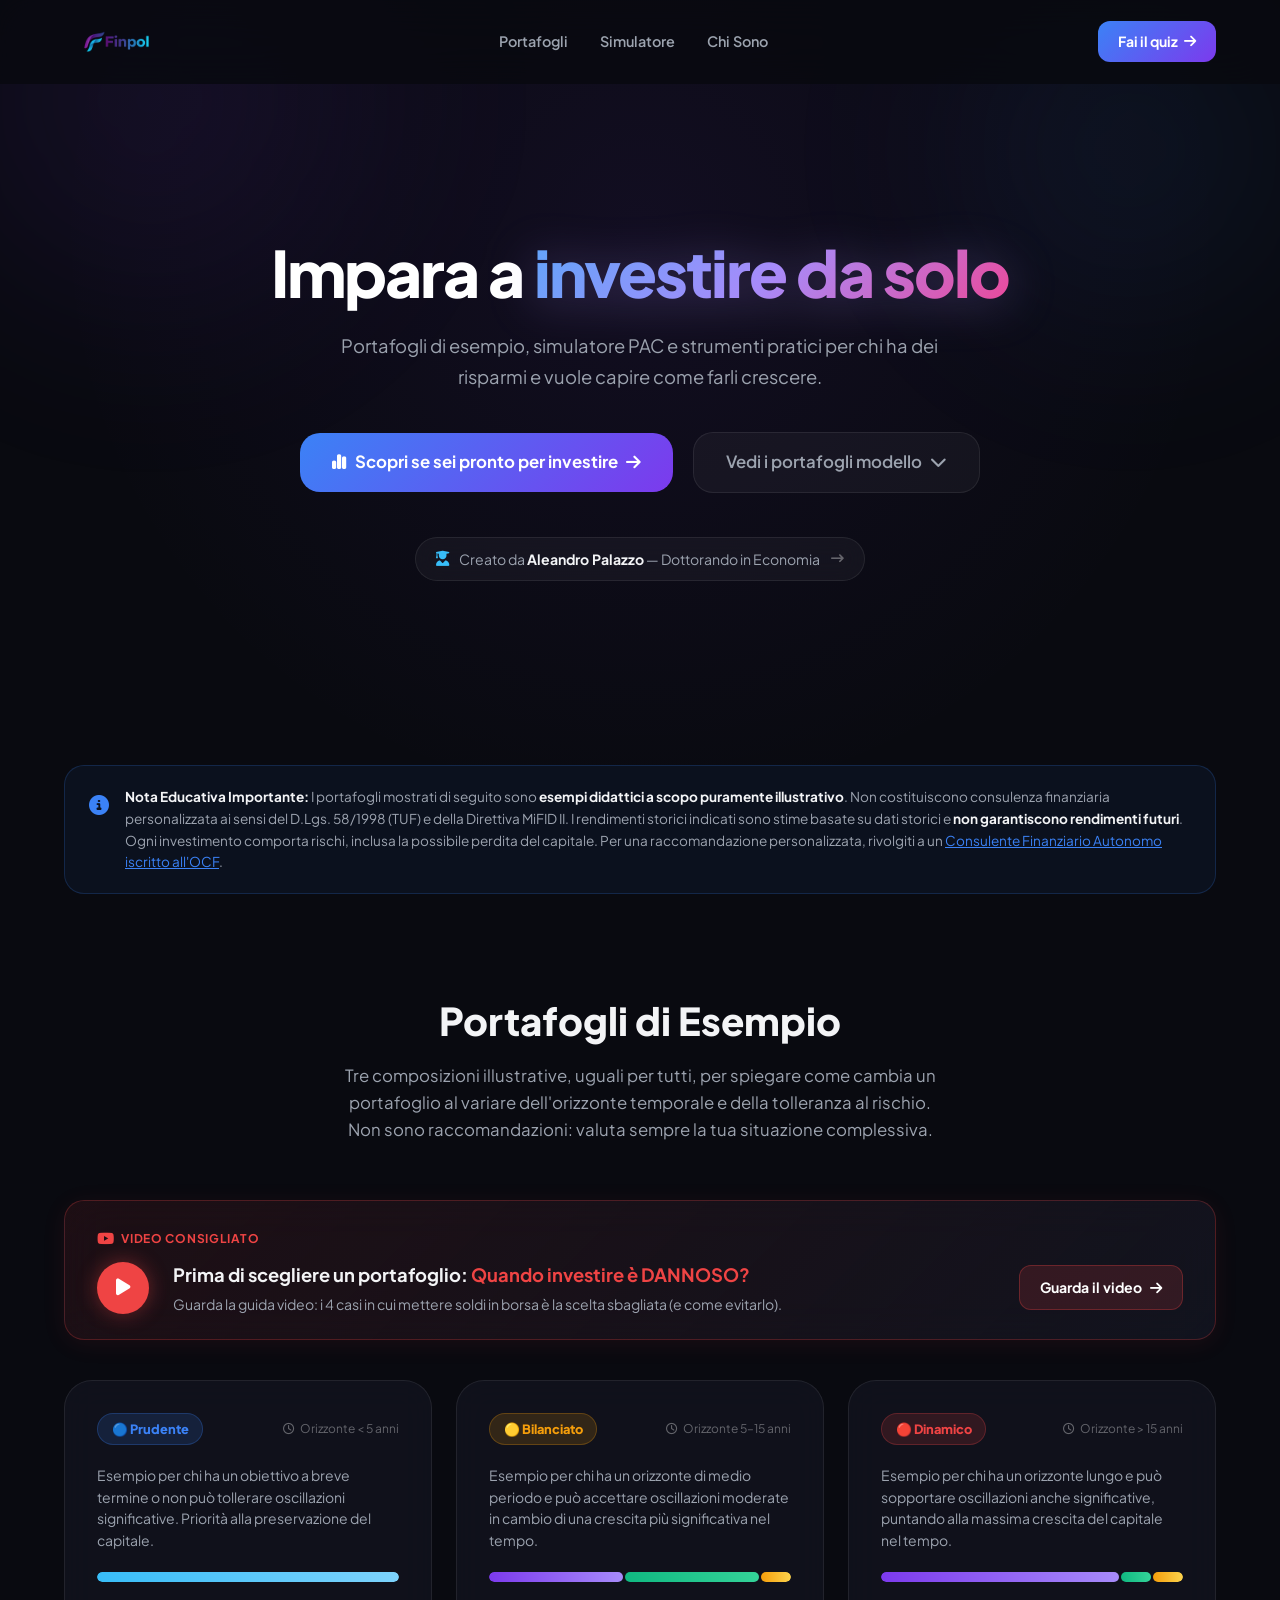
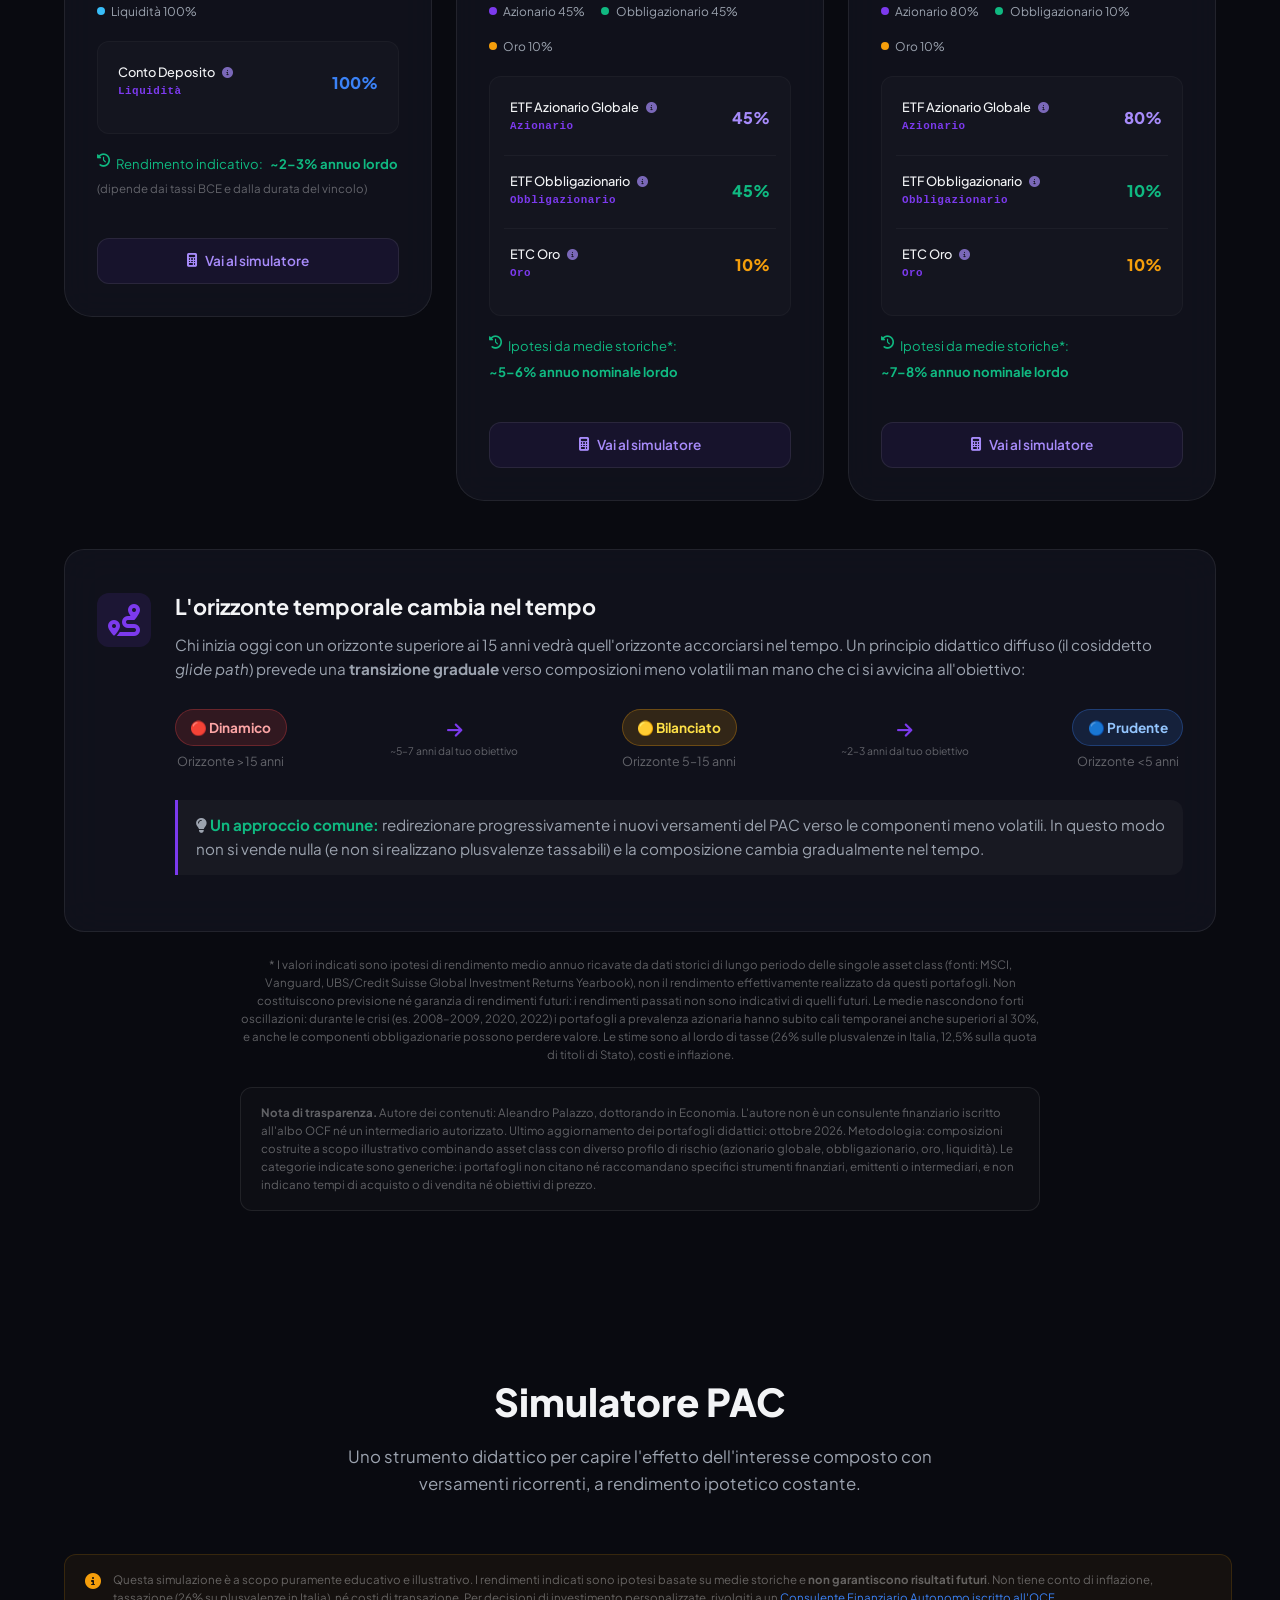
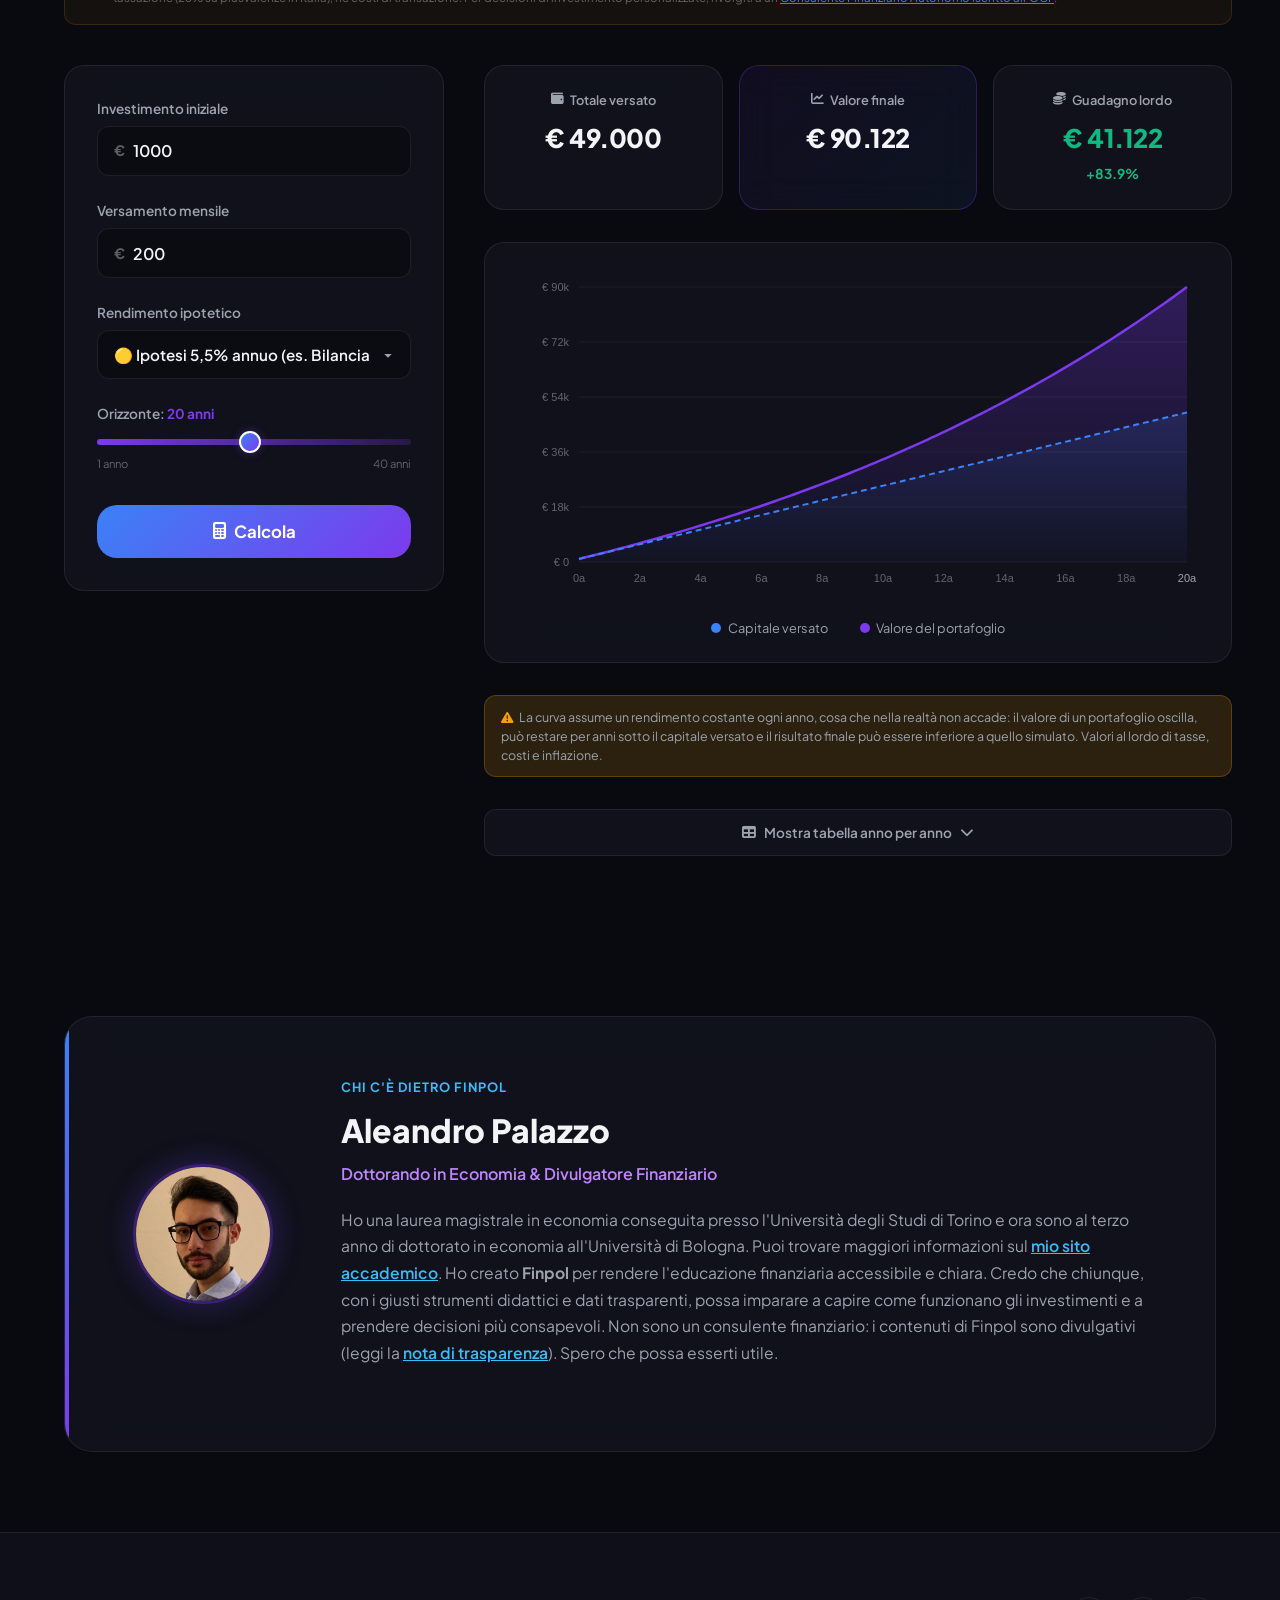
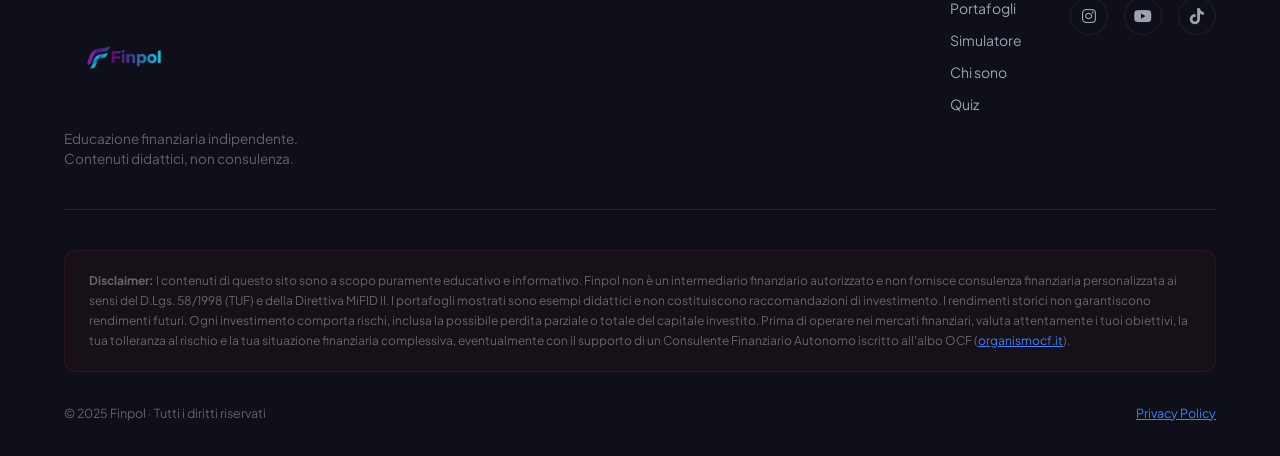
<file: index.html>
<!DOCTYPE html>
<html lang="it">

<head>
    <meta charset="UTF-8">
    <meta name="viewport" content="width=device-width, initial-scale=1.0">
    <link rel="icon" type="image/png" href="logo/logo_render.png">
    <title>Finpol — Impara a Investire in Autonomia</title>
    <meta name="description"
        content="Portafogli didattici, video educativi e strumenti pratici per chi vuole capire come funziona il mondo degli investimenti — senza gergo complicato. Contenuti educativi, non consulenza finanziaria.">
    <meta name="robots" content="index, follow">

    <!-- Open Graph -->
    <meta property="og:title" content="Finpol — Impara a Investire in Autonomia">
    <meta property="og:description"
        content="Portafogli di esempio, video educativi e strumenti pratici. Educazione finanziaria indipendente.">
    <meta property="og:type" content="website">
    <meta property="og:url" content="https://finpol.it">

    <!-- Fonts -->
    <link rel="preconnect" href="https://fonts.googleapis.com">
    <link rel="preconnect" href="https://fonts.gstatic.com" crossorigin>
    <link
        href="https://fonts.googleapis.com/css2?family=Plus+Jakarta+Sans:ital,wght@0,400;0,500;0,600;0,700;0,800;1,400&display=swap"
        rel="stylesheet">

    <!-- Icons -->
    <link rel="stylesheet" href="https://cdnjs.cloudflare.com/ajax/libs/font-awesome/6.5.1/css/all.min.css">

    <link rel="stylesheet" href="sito/style.css?v=6">
</head>

<body>

    <!-- ===========================
         NAVBAR
    =========================== -->
    <nav class="navbar" id="navbar">
        <div class="nav-inner">
            <a href="index.html" class="nav-logo">
                <img src="logo/logo_con_scritta_render.png" alt="Finpol" height="164">
            </a>
            <div class="nav-links" id="navLinks">
                <a href="#portafogli" class="nav-link">Portafogli</a>
                <a href="#simulatore" class="nav-link">Simulatore</a>
                <a href="#chi-sono" class="nav-link">Chi Sono</a>
            </div>
            <div class="nav-actions">
                <a href="quiz/index.html" class="btn-nav" id="nav-cta">Fai il quiz <i
                        class="fa-solid fa-arrow-right"></i></a>
                <button class="hamburger" id="hamburger" aria-label="Apri menu" aria-expanded="false">
                    <i class="fa-solid fa-bars" id="hamburger-icon"></i>
                </button>
            </div>
        </div>
    </nav>

    <!-- ===========================
         HERO
    =========================== -->
    <section class="hero">
        <div class="glow-blob glow-top-left"></div>
        <div class="glow-blob glow-top-right"></div>
        <div class="hero-inner container">
            <div class="hero-content">
                <h1 class="reveal">
                    Impara a <span class="gradient-text">investire da solo</span>
                </h1>
                <p class="hero-sub reveal">
                    Portafogli di esempio, simulatore PAC e strumenti pratici per chi ha dei risparmi e vuole capire
                    come farli crescere.
                </p>
                <div class="hero-ctas reveal">
                    <a href="quiz/index.html" class="btn-primary btn-large" id="hero-quiz-cta">
                        <i class="fa-solid fa-chart-simple"></i> Scopri se sei pronto per investire <i
                            class="fa-solid fa-arrow-right icon-right"></i>
                    </a>
                    <a href="#portafogli" class="btn-ghost btn-large" id="hero-portfolios-link">
                        Vedi i portafogli modello <i class="fa-solid fa-chevron-down"></i>
                    </a>
                </div>
                <a href="#chi-sono" class="hero-author-tag reveal">
                    <i class="fa-solid fa-user-graduate"></i>
                    <span>Creato da <strong>Aleandro Palazzo</strong> — Dottorando in Economia</span>
                    <i class="fa-solid fa-arrow-right-long tag-arrow"></i>
                </a>
            </div>
        </div>
    </section>



    <!-- ===========================
         DISCLAIMER BANNER (obbligatorio prima dei portafogli)
    =========================== -->
    <section class="disclaimer-section" id="portafogli" aria-label="Nota educativa">
        <div class="container">
            <div class="disclaimer-banner reveal">
                <div class="disclaimer-icon"><i class="fa-solid fa-circle-info"></i></div>
                <div class="disclaimer-text-content">
                    <strong>Nota Educativa Importante:</strong> I portafogli mostrati di seguito sono <strong>esempi
                        didattici a scopo puramente illustrativo</strong>. Non costituiscono consulenza finanziaria
                    personalizzata ai sensi del D.Lgs. 58/1998 (TUF) e della Direttiva MiFID II. I rendimenti storici
                    indicati sono stime basate su dati storici e <strong>non garantiscono rendimenti futuri</strong>.
                    Ogni investimento comporta rischi, inclusa la possibile perdita del capitale. Per una
                    raccomandazione personalizzata, rivolgiti a un <a href="https://www.organismocf.it" target="_blank"
                        rel="noopener">Consulente Finanziario Autonomo iscritto all'OCF</a>.
                </div>
            </div>
        </div>
    </section>

    <!-- ===========================
         PORTAFOGLI TIPO
    =========================== -->
    <section class="portfolios" id="portafogli-esempio" aria-label="Portafogli di esempio">
        <div class="container">
            <div class="section-header reveal">
                <h2>Portafogli di Esempio</h2>
                <p>Tre composizioni illustrative, uguali per tutti, per spiegare come cambia un portafoglio al variare
                    dell'orizzonte temporale e della tolleranza al rischio. Non sono raccomandazioni: valuta sempre la
                    tua situazione complessiva.</p>
            </div>

            <!-- YOUTUBE VIDEO BANNER -->
            <a href="https://www.youtube.com/watch?v=IK5a_gfgqzQ" target="_blank" rel="noopener"
                class="yt-banner-card reveal">
                <div class="yt-banner-badge">
                    <i class="fa-brands fa-youtube"></i> Video Consigliato
                </div>
                <div class="yt-banner-content">
                    <div class="yt-banner-icon">
                        <i class="fa-solid fa-play"></i>
                    </div>
                    <div class="yt-banner-text">
                        <h3>Prima di scegliere un portafoglio: <span>Quando investire è DANNOSO?</span></h3>
                        <p>Guarda la guida video: i 4 casi in cui mettere soldi in borsa è la scelta sbagliata (e come
                            evitarlo).</p>
                    </div>
                    <div class="yt-banner-cta">
                        <span>Guarda il video</span>
                        <i class="fa-solid fa-arrow-right"></i>
                    </div>
                </div>
            </a>

            <div class="portfolio-grid">

                <!-- === PRUDENTE === -->
                <div class="portfolio-card card-prudente reveal" id="portafoglio-prudente">
                    <div class="portfolio-header">
                        <div class="portfolio-badge badge-blue">🔵 Prudente</div>
                        <div class="portfolio-horizon">
                            <i class="fa-regular fa-clock"></i> Orizzonte &lt; 5 anni
                        </div>
                    </div>
                    <p class="portfolio-desc">Esempio per chi ha un obiettivo a breve termine o non può tollerare
                        oscillazioni significative. Priorità alla preservazione del capitale.</p>

                    <div class="allocation-bar" role="img" aria-label="Allocazione: Conto deposito 100%">
                        <div class="bar-seg seg-xeon" style="width:100%" title="Conto deposito 100%"></div>
                    </div>
                    <div class="allocation-legend">
                        <span class="leg-item"><span class="leg-dot dot-xeon"></span>Liquidità 100%</span>
                    </div>

                    <div class="etf-table">
                        <div class="etf-row-wrapper">
                            <div class="etf-row">
                                <div class="etf-info">
                                    <span class="etf-name">Conto Deposito <i
                                            class="fa-solid fa-circle-info etf-info-icon"></i></span>
                                    <span class="etf-ticker">Liquidità</span>
                                </div>
                                <div class="etf-pct pct-blue">100%</div>
                            </div>
                            <div class="etf-desc-drawer">
                                <p><strong>Conto Deposito:</strong> Un conto bancario dove "parcheggiare" i risparmi
                                    ricevendo un interesse. Può essere <em>libero</em> (prelevi quando vuoi) o
                                    <em>vincolato</em> (le somme restano bloccate fino alla scadenza in cambio di un
                                    tasso più alto). Il valore non oscilla come in Borsa e i depositi sono tutelati dal
                                    Fondo Interbancario di Tutela dei Depositi fino a 100.000 € per depositante e per
                                    banca. Gli interessi sono tassati al 26% ed è dovuta l'imposta di bollo (in genere
                                    0,20% annuo).</p>
                            </div>
                        </div>
                    </div>

                    <div class="portfolio-return">
                        <i class="fa-solid fa-clock-rotate-left"></i>
                        Rendimento indicativo: <strong>~2–3% annuo lordo</strong>
                        <span class="return-note">(dipende dai tassi BCE e dalla durata del vincolo)</span>
                    </div>
                    <a href="#simulatore" class="btn-pac-sim" data-profile="2.5">
                        <i class="fa-solid fa-calculator"></i> Vai al simulatore
                    </a>
                </div>

                <!-- === BILANCIATO === -->
                <div class="portfolio-card card-bilanciato reveal" id="portafoglio-bilanciato">
                    <div class="portfolio-header">
                        <div class="portfolio-badge badge-yellow">🟡 Bilanciato</div>
                        <div class="portfolio-horizon">
                            <i class="fa-regular fa-clock"></i> Orizzonte 5–15 anni
                        </div>
                    </div>
                    <p class="portfolio-desc">Esempio per chi ha un orizzonte di medio periodo e può accettare
                        oscillazioni moderate in cambio di una crescita più significativa nel tempo.</p>

                    <div class="allocation-bar" role="img" aria-label="Allocazione: Azionario 45%, Obbligazionario 45%, Oro 10%">
                        <div class="bar-seg seg-vwce" style="width:45%" title="Azionario 45%"></div>
                        <div class="bar-seg seg-ibci" style="width:45%" title="Obbligazionario 45%"></div>
                        <div class="bar-seg seg-sgln" style="width:10%" title="Oro 10%"></div>
                    </div>
                    <div class="allocation-legend">
                        <span class="leg-item"><span class="leg-dot dot-vwce"></span>Azionario 45%</span>
                        <span class="leg-item"><span class="leg-dot dot-ibci"></span>Obbligazionario 45%</span>
                        <span class="leg-item"><span class="leg-dot dot-sgln"></span>Oro 10%</span>
                    </div>

                    <div class="etf-table">
                        <div class="etf-row-wrapper">
                            <div class="etf-row">
                                <div class="etf-info">
                                    <span class="etf-name">ETF Azionario Globale <i
                                            class="fa-solid fa-circle-info etf-info-icon"></i></span>
                                    <span class="etf-ticker">Azionario</span>
                                </div>
                                <div class="etf-pct pct-violet">45%</div>
                            </div>
                            <div class="etf-desc-drawer">
                                <p><strong>ETF Azionario Globale:</strong> ETF che replica un indice azionario mondiale,
                                    composto da migliaia di aziende di grande e media capitalizzazione di tutti i paesi
                                    e settori. È la componente orientata alla crescita nel lungo periodo, ma anche la più
                                    volatile: nelle fasi di crisi l'azionario globale ha perso temporaneamente anche più
                                    del 30%.</p>
                            </div>
                        </div>
                        <div class="etf-row-wrapper">
                            <div class="etf-row">
                                <div class="etf-info">
                                    <span class="etf-name">ETF Obbligazionario <i
                                            class="fa-solid fa-circle-info etf-info-icon"></i></span>
                                    <span class="etf-ticker">Obbligazionario</span>
                                </div>
                                <div class="etf-pct pct-green">45%</div>
                            </div>
                            <div class="etf-desc-drawer">
                                <p><strong>ETF Obbligazionario:</strong> ETF che investe in un paniere di obbligazioni,
                                    ad esempio titoli di Stato dell'area euro (anche indicizzati all'inflazione).
                                    Storicamente meno volatile dell'azionario e utile a diversificare, ma non privo di
                                    rischio: con il forte rialzo dei tassi del 2022 molti ETF obbligazionari hanno
                                    registrato perdite significative.</p>
                            </div>
                        </div>
                        <div class="etf-row-wrapper">
                            <div class="etf-row">
                                <div class="etf-info">
                                    <span class="etf-name">ETC Oro <i
                                            class="fa-solid fa-circle-info etf-info-icon"></i></span>
                                    <span class="etf-ticker">Oro</span>
                                </div>
                                <div class="etf-pct pct-gold">10%</div>
                            </div>
                            <div class="etf-desc-drawer">
                                <p><strong>ETC Oro:</strong> Strumento che replica il prezzo dell'oro; le versioni a
                                    replica fisica sono coperte da lingotti custoditi in caveau. In alcune fasi di crisi
                                    o di stagflazione l'oro si è mosso diversamente da azioni e obbligazioni, ma il suo
                                    prezzo è volatile e ha attraversato anche lunghi periodi di calo.</p>
                            </div>
                        </div>
                    </div>

                    <div class="portfolio-return">
                        <i class="fa-solid fa-clock-rotate-left"></i>
                        Ipotesi da medie storiche*: <strong>~5–6% annuo nominale lordo</strong>
                    </div>
                    <a href="#simulatore" class="btn-pac-sim" data-profile="5.5">
                        <i class="fa-solid fa-calculator"></i> Vai al simulatore
                    </a>
                </div>

                <!-- === DINAMICO === -->
                <div class="portfolio-card card-dinamico reveal" id="portafoglio-dinamico">
                    <div class="portfolio-header">
                        <div class="portfolio-badge badge-red">🔴 Dinamico</div>
                        <div class="portfolio-horizon">
                            <i class="fa-regular fa-clock"></i> Orizzonte &gt; 15 anni
                        </div>
                    </div>
                    <p class="portfolio-desc">Esempio per chi ha un orizzonte lungo e può sopportare oscillazioni anche
                        significative, puntando alla massima crescita del capitale nel tempo.</p>

                    <div class="allocation-bar" role="img" aria-label="Allocazione: Azionario 80%, Obbligazionario 10%, Oro 10%">
                        <div class="bar-seg seg-vwce" style="width:80%" title="Azionario 80%"></div>
                        <div class="bar-seg seg-ibci" style="width:10%" title="Obbligazionario 10%"></div>
                        <div class="bar-seg seg-sgln" style="width:10%" title="Oro 10%"></div>
                    </div>
                    <div class="allocation-legend">
                        <span class="leg-item"><span class="leg-dot dot-vwce"></span>Azionario 80%</span>
                        <span class="leg-item"><span class="leg-dot dot-ibci"></span>Obbligazionario 10%</span>
                        <span class="leg-item"><span class="leg-dot dot-sgln"></span>Oro 10%</span>
                    </div>

                    <div class="etf-table">
                        <div class="etf-row-wrapper">
                            <div class="etf-row">
                                <div class="etf-info">
                                    <span class="etf-name">ETF Azionario Globale <i
                                            class="fa-solid fa-circle-info etf-info-icon"></i></span>
                                    <span class="etf-ticker">Azionario</span>
                                </div>
                                <div class="etf-pct pct-violet">80%</div>
                            </div>
                            <div class="etf-desc-drawer">
                                <p><strong>ETF Azionario Globale:</strong> ETF che replica un indice azionario mondiale,
                                    composto da migliaia di aziende di grande e media capitalizzazione di tutti i paesi
                                    e settori. È la componente orientata alla crescita nel lungo periodo, ma anche la più
                                    volatile: nelle fasi di crisi l'azionario globale ha perso temporaneamente anche più
                                    del 30%.</p>
                            </div>
                        </div>
                        <div class="etf-row-wrapper">
                            <div class="etf-row">
                                <div class="etf-info">
                                    <span class="etf-name">ETF Obbligazionario <i
                                            class="fa-solid fa-circle-info etf-info-icon"></i></span>
                                    <span class="etf-ticker">Obbligazionario</span>
                                </div>
                                <div class="etf-pct pct-green">10%</div>
                            </div>
                            <div class="etf-desc-drawer">
                                <p><strong>ETF Obbligazionario:</strong> ETF che investe in un paniere di obbligazioni,
                                    ad esempio titoli di Stato dell'area euro (anche indicizzati all'inflazione).
                                    Storicamente meno volatile dell'azionario e utile a diversificare, ma non privo di
                                    rischio: con il forte rialzo dei tassi del 2022 molti ETF obbligazionari hanno
                                    registrato perdite significative.</p>
                            </div>
                        </div>
                        <div class="etf-row-wrapper">
                            <div class="etf-row">
                                <div class="etf-info">
                                    <span class="etf-name">ETC Oro <i
                                            class="fa-solid fa-circle-info etf-info-icon"></i></span>
                                    <span class="etf-ticker">Oro</span>
                                </div>
                                <div class="etf-pct pct-gold">10%</div>
                            </div>
                            <div class="etf-desc-drawer">
                                <p><strong>ETC Oro:</strong> Strumento che replica il prezzo dell'oro; le versioni a
                                    replica fisica sono coperte da lingotti custoditi in caveau. In alcune fasi di crisi
                                    o di stagflazione l'oro si è mosso diversamente da azioni e obbligazioni, ma il suo
                                    prezzo è volatile e ha attraversato anche lunghi periodi di calo.</p>
                            </div>
                        </div>
                    </div>

                    <div class="portfolio-return">
                        <i class="fa-solid fa-clock-rotate-left"></i>
                        Ipotesi da medie storiche*: <strong>~7–8% annuo nominale lordo</strong>
                    </div>
                    <a href="#simulatore" class="btn-pac-sim" data-profile="7.5">
                        <i class="fa-solid fa-calculator"></i> Vai al simulatore
                    </a>
                </div>

            </div><!-- /portfolio-grid -->

            <!-- GLIDE PATH CARD -->
            <div class="glide-path-card reveal" id="glide-path">
                <div class="glide-icon"><i class="fa-solid fa-route"></i></div>
                <div class="glide-content">
                    <h3>L'orizzonte temporale cambia nel tempo</h3>
                    <p>Chi inizia oggi con un orizzonte superiore ai 15 anni vedrà quell'orizzonte accorciarsi nel
                        tempo. Un principio didattico diffuso (il cosiddetto <em>glide path</em>) prevede una
                        <strong>transizione graduale</strong> verso composizioni meno volatili man mano che ci si
                        avvicina all'obiettivo:</p>
                    <div class="glide-flow">
                        <div class="glide-step">
                            <span class="gs-badge red">🔴 Dinamico</span>
                            <span class="gs-desc">Orizzonte &gt;15 anni</span>
                        </div>
                        <div class="glide-arrow"><i class="fa-solid fa-arrow-right"></i><span>~5–7 anni dal tuo
                                obiettivo</span>
                        </div>
                        <div class="glide-step">
                            <span class="gs-badge yellow">🟡 Bilanciato</span>
                            <span class="gs-desc">Orizzonte 5–15 anni</span>
                        </div>
                        <div class="glide-arrow"><i class="fa-solid fa-arrow-right"></i><span>~2–3 anni dal tuo
                                obiettivo</span>
                        </div>
                        <div class="glide-step">
                            <span class="gs-badge blue">🔵 Prudente</span>
                            <span class="gs-desc">Orizzonte &lt;5 anni</span>
                        </div>
                    </div>
                    <p class="glide-tip"><i class="fa-solid fa-lightbulb"></i> <strong>Un approccio
                            comune:</strong> redirezionare progressivamente i nuovi versamenti del PAC verso le
                        componenti meno volatili. In questo modo non si vende nulla (e non si realizzano plusvalenze
                        tassabili) e la composizione cambia gradualmente nel tempo.</p>
                </div>
            </div>

            <p class="return-disclaimer">
                * I valori indicati sono ipotesi di rendimento medio annuo ricavate da dati storici di lungo periodo
                delle singole asset class (fonti: MSCI, Vanguard, UBS/Credit Suisse Global Investment Returns
                Yearbook), non il rendimento effettivamente realizzato da questi portafogli. Non costituiscono
                previsione né garanzia di rendimenti futuri: i rendimenti passati non sono indicativi di quelli futuri.
                Le medie nascondono forti oscillazioni: durante le crisi (es. 2008–2009, 2020, 2022) i portafogli a
                prevalenza azionaria hanno subito cali temporanei anche superiori al 30%, e anche le componenti
                obbligazionarie possono perdere valore. Le stime sono al lordo di tasse (26% sulle plusvalenze in
                Italia, 12,5% sulla quota di titoli di Stato), costi e inflazione.
            </p>

            <div class="return-disclaimer disclosure-box" id="trasparenza">
                <p><strong>Nota di trasparenza.</strong> Autore dei contenuti: Aleandro Palazzo,
                    dottorando in Economia. L'autore non è un consulente finanziario iscritto all'albo OCF né un
                    intermediario autorizzato. Ultimo aggiornamento dei portafogli didattici: ottobre 2026.
                    Metodologia: composizioni costruite a scopo illustrativo combinando asset class con diverso profilo
                    di rischio (azionario globale, obbligazionario, oro, liquidità). Le categorie indicate sono
                    generiche: i portafogli non citano né raccomandano specifici strumenti finanziari, emittenti o
                    intermediari, e non indicano tempi di acquisto o di vendita né obiettivi di prezzo.</p>
            </div>
        </div>
    </section>



    <!-- ===========================
         SIMULATORE PAC
    =========================== -->
    <section class="pac-section" id="simulatore" aria-label="Simulatore PAC">
        <div class="container">
            <div class="section-header reveal">
                <h2>Simulatore PAC</h2>
                <p>Uno strumento didattico per capire l'effetto dell'interesse composto con versamenti ricorrenti,
                    a rendimento ipotetico costante.</p>
            </div>

            <div class="pac-layout reveal">
                <!-- DISCLAIMER -->
                <div class="pac-disclaimer">
                    <i class="fa-solid fa-circle-info"></i>
                    <p>Questa simulazione è a scopo puramente educativo e illustrativo. I rendimenti indicati sono
                        ipotesi basate su medie storiche e <strong>non garantiscono risultati futuri</strong>. Non tiene
                        conto di inflazione, tassazione (26% su plusvalenze in Italia), né costi di transazione. Per
                        decisioni di investimento personalizzate, rivolgiti a un
                        <a href="https://www.organismocf.it" target="_blank" rel="noopener">Consulente Finanziario
                            Autonomo
                            iscritto all'OCF</a>.
                    </p>
                </div>

                <!-- INPUT FORM -->
                <div class="pac-form-card">
                    <div class="pac-input-group">
                        <label for="pac-initial">Investimento iniziale</label>
                        <div class="pac-input-wrap">
                            <span class="pac-input-prefix">€</span>
                            <input type="number" id="pac-initial" value="1000" min="0" step="100">
                        </div>
                    </div>

                    <div class="pac-input-group">
                        <label for="pac-monthly">Versamento mensile</label>
                        <div class="pac-input-wrap">
                            <span class="pac-input-prefix">€</span>
                            <input type="number" id="pac-monthly" value="200" min="0" step="50">
                        </div>
                    </div>

                    <div class="pac-input-group">
                        <label for="pac-profile">Rendimento ipotetico</label>
                        <select id="pac-profile">
                            <option value="2.5">🔵 Ipotesi 2,5% annuo (es. Prudente)</option>
                            <option value="5.5" selected>🟡 Ipotesi 5,5% annuo (es. Bilanciato)</option>
                            <option value="7.5">🔴 Ipotesi 7,5% annuo (es. Dinamico)</option>
                            <option value="custom">⚙️ Personalizzato</option>
                        </select>
                    </div>

                    <div class="pac-input-group pac-custom-rate" id="pac-custom-group" style="display:none;">
                        <label for="pac-custom-rate">Rendimento annuo</label>
                        <div class="pac-input-wrap">
                            <input type="number" id="pac-custom-rate" value="6" min="0" max="30" step="0.5">
                            <span class="pac-input-suffix">%</span>
                        </div>
                    </div>

                    <div class="pac-input-group">
                        <label for="pac-years">Orizzonte: <span id="pac-years-display" class="pac-years-val">20
                                anni</span></label>
                        <input type="range" id="pac-years" min="1" max="40" value="20" class="pac-slider">
                        <div class="pac-slider-labels">
                            <span>1 anno</span>
                            <span>40 anni</span>
                        </div>
                    </div>

                    <button class="btn-primary btn-large pac-calc-btn" id="pac-calculate">
                        <i class="fa-solid fa-calculator"></i> Calcola
                    </button>
                </div>

                <div class="pac-results" id="pac-results">
                    <div class="pac-summary-grid">
                        <div class="pac-stat-card">
                            <div class="pac-stat-label"><i class="fa-solid fa-wallet"></i> Totale versato</div>
                            <div class="pac-stat-value" id="pac-total-invested">€ 0</div>
                        </div>
                        <div class="pac-stat-card pac-stat-highlight">
                            <div class="pac-stat-label"><i class="fa-solid fa-chart-line"></i> Valore finale</div>
                            <div class="pac-stat-value" id="pac-final-value">€ 0</div>
                        </div>
                        <div class="pac-stat-card">
                            <div class="pac-stat-label"><i class="fa-solid fa-coins"></i> Guadagno lordo</div>
                            <div class="pac-stat-value pac-gain" id="pac-net-gain">€ 0</div>
                            <div class="pac-stat-pct" id="pac-gain-pct">+0%</div>
                        </div>
                    </div>

                    <!-- CHART -->
                    <div class="pac-chart-wrap">
                        <canvas id="pac-chart" width="800" height="380"></canvas>
                        <div class="pac-chart-legend">
                            <span class="pac-legend-item"><span
                                    class="pac-legend-dot pac-legend-invested"></span>Capitale versato</span>
                            <span class="pac-legend-item"><span class="pac-legend-dot pac-legend-value"></span>Valore
                                del portafoglio</span>
                        </div>
                    </div>

                    <p class="pac-chart-note">
                        <i class="fa-solid fa-triangle-exclamation"></i> La curva assume un rendimento costante ogni
                        anno, cosa che nella realtà non accade: il valore di un portafoglio oscilla, può restare per
                        anni sotto il capitale versato e il risultato finale può essere inferiore a quello simulato.
                        Valori al lordo di tasse, costi e inflazione.
                    </p>

                    <!-- YEARLY TABLE (collapsible) -->
                    <button class="pac-table-toggle" id="pac-table-toggle">
                        <i class="fa-solid fa-table"></i> Mostra tabella anno per anno
                        <i class="fa-solid fa-chevron-down pac-toggle-chevron"></i>
                    </button>
                    <div class="pac-table-wrap" id="pac-table-wrap" style="display:none;">
                        <table class="pac-table" id="pac-table">
                            <thead>
                                <tr>
                                    <th>Anno</th>
                                    <th>Versato</th>
                                    <th>Rendimento (lordo)</th>
                                    <th>Valore</th>
                                </tr>
                            </thead>
                            <tbody id="pac-table-body"></tbody>
                        </table>
                    </div>

                </div>
            </div>
        </div>
    </section>



    <!-- ===========================
         CHI SONO
    =========================== -->
    <section class="about-section" id="chi-sono" aria-label="Chi sono">
        <div class="container">
            <div class="about-card reveal">
                <div class="about-avatar">
                    <img src="logo/foto_profilo.jpg" alt="Aleandro Palazzo" class="avatar-img">
                </div>
                <div class="about-content">
                    <div class="about-badge">Chi c'è dietro Finpol</div>
                    <h2>Aleandro Palazzo</h2>
                    <p class="about-title-sub">Dottorando in Economia &amp; Divulgatore Finanziario </p>
                    <p class="about-bio">
                        Ho una laurea magistrale in economia conseguita presso l'Università degli Studi di Torino e ora
                        sono al terzo anno di dottorato in economia all'Università di Bologna. Puoi trovare maggiori
                        informazioni sul <a href="https://aleandropalazzo.github.io/" target="_blank" rel="noopener">mio
                            sito accademico</a>.
                        Ho creato <strong>Finpol</strong> per rendere l'educazione finanziaria accessibile e chiara.
                        Credo che chiunque, con i giusti strumenti didattici e dati trasparenti, possa imparare a
                        capire come funzionano gli investimenti e a prendere decisioni più consapevoli.
                        Non sono un consulente finanziario: i contenuti di Finpol sono divulgativi (leggi la
                        <a href="#trasparenza">nota di trasparenza</a>).
                        Spero che possa esserti utile.</p>
                </div>
            </div>
        </div>
    </section>



    <!-- ===========================
         FOOTER
    =========================== -->
    <footer class="footer" aria-label="Footer">
        <div class="container">
            <div class="footer-top">
                <div class="footer-brand">
                    <img src="logo/logo_con_scritta_render.png" alt="Finpol" height="164">
                    <p>Educazione finanziaria indipendente.<br>Contenuti didattici, non consulenza.</p>
                </div>
                <div class="footer-links">
                    <a href="#portafogli">Portafogli</a>
                    <a href="#simulatore">Simulatore</a>
                    <a href="#chi-sono">Chi sono</a>
                    <a href="quiz/index.html">Quiz</a>
                </div>
                <div class="footer-social">
                    <a href="https://www.instagram.com/finpol.it" target="_blank" rel="noopener"
                        aria-label="Instagram"><i class="fa-brands fa-instagram"></i></a>
                    <a href="https://www.youtube.com/@finpol_it" target="_blank" rel="noopener" aria-label="YouTube"><i
                            class="fa-brands fa-youtube"></i></a>
                    <a href="https://www.tiktok.com/@finpol.it" target="_blank" rel="noopener" aria-label="TikTok"><i
                            class="fa-brands fa-tiktok"></i></a>
                </div>
            </div>

            <div class="footer-disclaimer">
                <p><strong>Disclaimer:</strong> I contenuti di questo sito sono a scopo puramente educativo e
                    informativo. Finpol non è un intermediario finanziario autorizzato e non fornisce consulenza
                    finanziaria personalizzata ai sensi del D.Lgs. 58/1998 (TUF) e della Direttiva MiFID II. I
                    portafogli mostrati sono esempi didattici e non costituiscono raccomandazioni di investimento. I
                    rendimenti storici non garantiscono rendimenti futuri. Ogni investimento comporta rischi, inclusa la
                    possibile perdita parziale o totale del capitale investito. Prima di operare nei mercati finanziari,
                    valuta attentamente i tuoi obiettivi, la tua tolleranza al rischio e la tua situazione finanziaria
                    complessiva, eventualmente con il supporto di un Consulente Finanziario Autonomo iscritto all'albo
                    OCF (<a href="https://www.organismocf.it" target="_blank" rel="noopener">organismocf.it</a>).</p>
            </div>

            <div class="footer-bottom">
                <p>© 2025 Finpol · Tutti i diritti riservati</p>
                <a href="privacy.html">Privacy Policy</a>
            </div>
        </div>
    </footer>

    <script src="sito/main.js"></script>
</body>

</html>
</file>
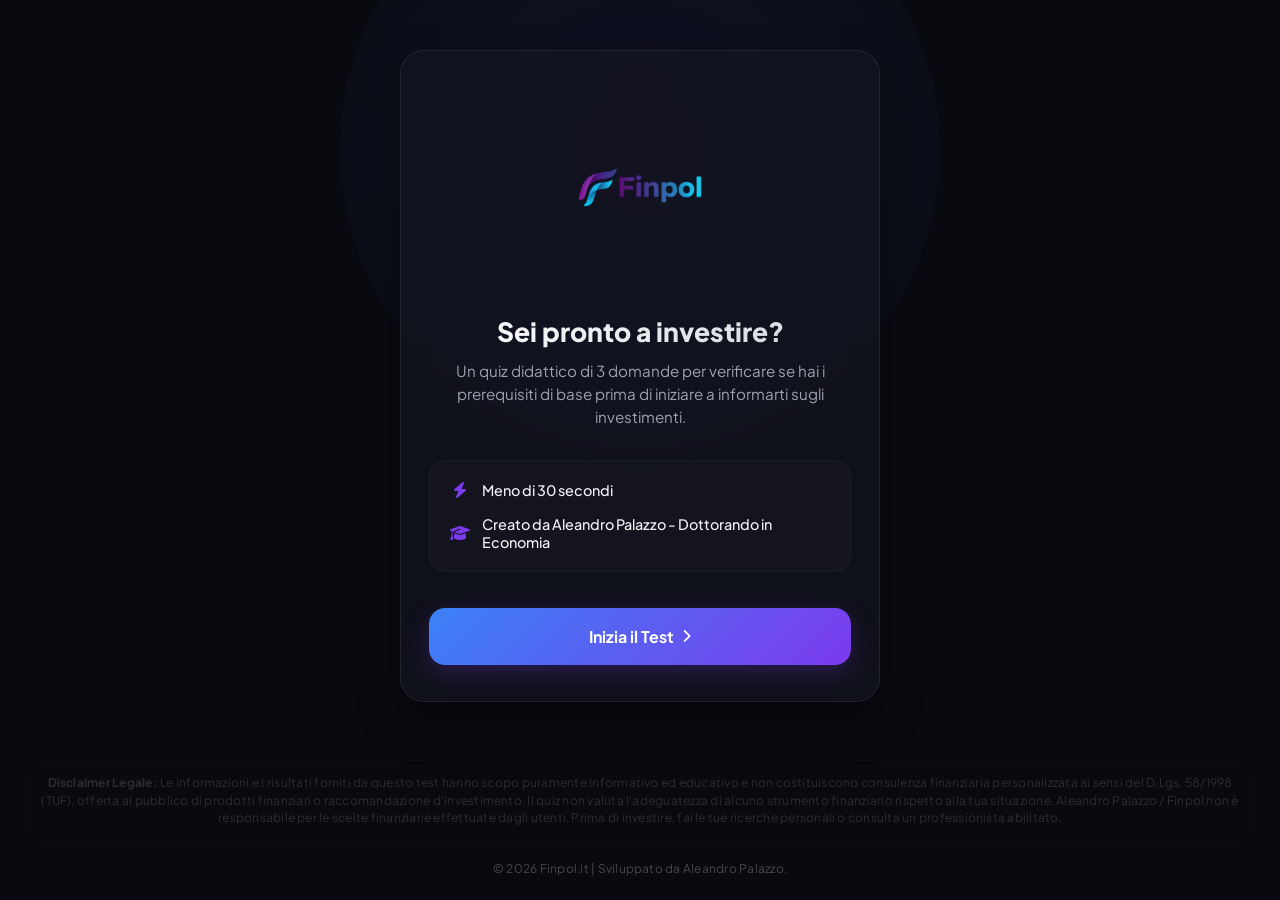
<file: quiz/index.html>
<!DOCTYPE html>
<html lang="it">

<head>
    <meta charset="UTF-8">
    <meta name="viewport" content="width=device-width, initial-scale=1.0, maximum-scale=1.0, user-scalable=no">
    <link rel="icon" type="image/png" href="../logo/logo_render.png">
    <title>Finpol Quiz - Sei pronto a investire?</title>
    <meta name="description"
        content="Un quiz didattico di 3 domande sui prerequisiti della finanza personale: debiti, fondo emergenza e capacità di risparmio.">

    <!-- Google Fonts: Plus Jakarta Sans for ultra-modern look -->
    <link rel="preconnect" href="https://fonts.googleapis.com">
    <link rel="preconnect" href="https://fonts.gstatic.com" crossorigin>
    <link href="https://fonts.googleapis.com/css2?family=Plus+Jakarta+Sans:wght@400;500;600;700;800&display=swap"
        rel="stylesheet">

    <!-- FontAwesome for icons -->
    <link rel="stylesheet" href="https://cdnjs.cloudflare.com/ajax/libs/font-awesome/6.4.0/css/all.min.css">

    <link rel="stylesheet" href="style.css?v=2">
</head>

<body>
    <div class="glow-bg"></div>

    <main class="app-container">
        <!-- Progress Bar (Hidden on Start and Result) -->
        <div class="progress-container" id="progressContainer" style="display: none;">
            <div class="progress-bar" id="progressBar" style="width: 0%;"></div>
            <div class="progress-text" id="progressText">Domanda 1 di 3</div>
        </div>

        <!-- 1. WELCOME SCREEN -->
        <section class="card active" id="welcomeScreen">
            <div class="logo-container">
                <a href="../index.html">
                    <img src="../logo/logo_con_scritta_render.png" alt="Finpol" height="200"
                        style="max-width: 100%; height: auto; max-height: 200px; cursor: pointer;">
                </a>
            </div>
            <h1 class="title">Sei pronto a investire?</h1>
            <p class="subtitle">Un quiz didattico di 3 domande per verificare se hai i prerequisiti di base prima di
                iniziare a informarti sugli investimenti.</p>

            <div class="features-list">
                <div class="feature-item">
                    <i class="fa-solid fa-bolt feature-icon"></i>
                    <span> Meno di 30 secondi </span>
                </div>
                <div class="feature-item">
                    <i class="fa-solid fa-graduation-cap feature-icon"></i>
                    <span>Creato da Aleandro Palazzo - Dottorando in Economia</span>
                </div>
            </div>

            <button class="btn btn-primary btn-pulse" id="btnStart" onclick="startQuiz()">
                Inizia il Test <i class="fa-solid fa-chevron-right icon-right"></i>
            </button>
        </section>

        <!-- 2. QUIZ CONTAINER (DYNAMIC CONTENT) -->
        <section class="card" id="quizScreen" style="display: none;">
            <h2 class="question-title" id="questionTitle">Testo della domanda?</h2>
            <div class="options-container" id="optionsContainer">
                <!-- Options will be injected by JavaScript -->
            </div>
        </section>

        <!-- 3. EMAIL LEAD CAPTURE SCREEN -->
        <section class="card" id="emailScreen" style="display: none;">
            <div class="icon-header">
                <i class="fa-solid fa-envelope-open-text header-large-icon"></i>
            </div>
            <h2 class="title">Hai finito!</h2>
            <p class="subtitle">Vuoi ricevere anche la newsletter di Finpol con nuovi contenuti didattici? È
                facoltativo: puoi vedere il risultato in ogni caso.</p>

            <form id="emailForm" onsubmit="submitEmail(event)">
                <div class="input-group">
                    <i class="fa-solid fa-envelope input-icon"></i>
                    <input type="email" id="userEmail" placeholder="La tua email" required>
                </div>
                <div class="error-message" id="emailError" style="display: none;"></div>
                <div class="privacy-consent">
                    <input type="checkbox" id="consentCheckbox" required>
                    <label for="consentCheckbox">
                        Acconsento a ricevere la newsletter di Finpol e comunicazioni sui suoi prodotti. Ho letto
                        l'<a href="../privacy.html" target="_blank">Informativa privacy</a>.
                    </label>
                </div>
                <button type="submit" class="btn btn-primary" id="btnSubmitEmail">
                    Iscrivimi e vedi il risultato
                </button>
            </form>
            <button type="button" class="btn btn-skip" id="btnSkipEmail" onclick="skipEmail()">
                Vedi il risultato senza iscriverti
            </button>
            <p class="privacy-note"><i class="fa-solid fa-shield-halved"></i> Le tue risposte al quiz non vengono
                salvate né associate alla tua email. Niente spam, puoi disiscriverti in 1 click.</p>
        </section>

        <!-- 4. RESULT SCREEN -->
        <section class="card" id="resultScreen" style="display: none;">
            <!-- Result content will be injected by JavaScript -->
        </section>
    </main>

    <footer class="app-footer">
        <p class="disclaimer-text"><strong>Disclaimer Legale:</strong> Le informazioni e i risultati forniti da questo
            test hanno scopo puramente informativo ed educativo e non costituiscono consulenza finanziaria
            personalizzata ai sensi del D.Lgs. 58/1998 (TUF), offerta al pubblico di prodotti finanziari o
            raccomandazione d'investimento. Il quiz non valuta l'adeguatezza di alcuno strumento finanziario rispetto
            alla tua situazione. Aleandro Palazzo / Finpol non è responsabile per le scelte finanziarie effettuate dagli
            utenti. Prima di investire, fai le tue ricerche personali o consulta un professionista abilitato.</p>
        <p>&copy; 2026 Finpol.it | Sviluppato da Aleandro Palazzo.</p>
    </footer>

    <script src="app.js"></script>
</body>

</html>
</file>
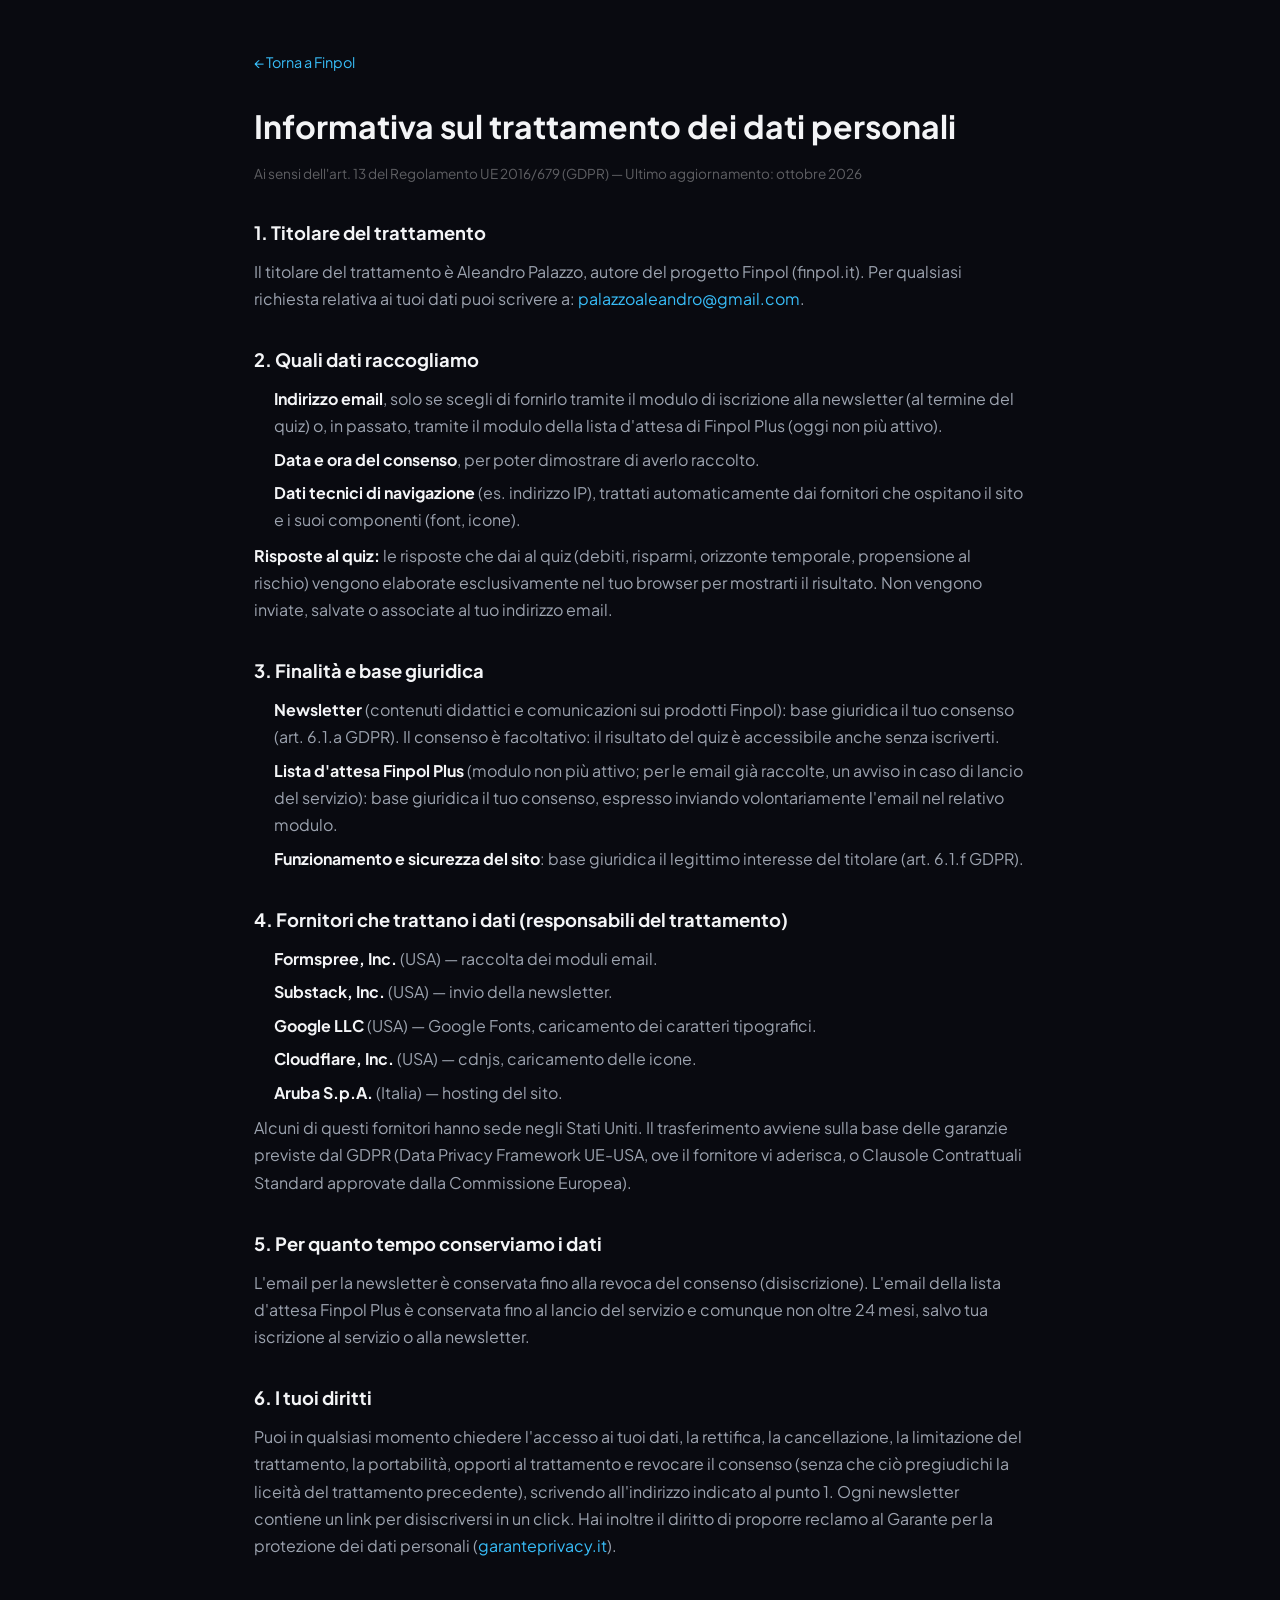
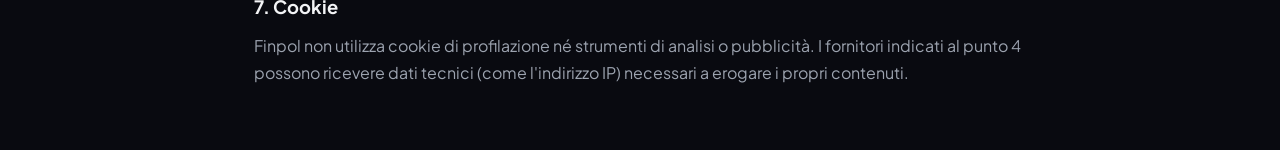
<file: privacy.html>
<!DOCTYPE html>
<html lang="it">

<head>
    <meta charset="UTF-8">
    <meta name="viewport" content="width=device-width, initial-scale=1.0">
    <link rel="icon" type="image/png" href="logo/logo_render.png">
    <title>Informativa Privacy — Finpol</title>
    <meta name="description" content="Informativa sul trattamento dei dati personali di Finpol (art. 13 Reg. UE 2016/679).">
    <meta name="robots" content="index, follow">

    <link rel="preconnect" href="https://fonts.googleapis.com">
    <link rel="preconnect" href="https://fonts.gstatic.com" crossorigin>
    <link
        href="https://fonts.googleapis.com/css2?family=Plus+Jakarta+Sans:ital,wght@0,400;0,500;0,600;0,700;0,800;1,400&display=swap"
        rel="stylesheet">

    <link rel="stylesheet" href="sito/style.css?v=6">
</head>

<body>

    <main class="legal-page container">
        <a href="index.html" class="legal-back">&larr; Torna a Finpol</a>

        <h1>Informativa sul trattamento dei dati personali</h1>
        <p class="legal-updated">Ai sensi dell'art. 13 del Regolamento UE 2016/679 (GDPR) — Ultimo aggiornamento:
            ottobre 2026</p>

        <h2>1. Titolare del trattamento</h2>
        <p>Il titolare del trattamento è Aleandro Palazzo, autore del progetto Finpol (finpol.it). Per qualsiasi
            richiesta relativa ai tuoi dati puoi scrivere a: <a href="mailto:palazzoaleandro@gmail.com">palazzoaleandro@gmail.com</a>.</p>

        <h2>2. Quali dati raccogliamo</h2>
        <ul>
            <li><strong>Indirizzo email</strong>, solo se scegli di fornirlo tramite il modulo di iscrizione alla
                newsletter (al termine del quiz) o, in passato, tramite il modulo della lista d'attesa di Finpol Plus (oggi
                non più attivo).</li>
            <li><strong>Data e ora del consenso</strong>, per poter dimostrare di averlo raccolto.</li>
            <li><strong>Dati tecnici di navigazione</strong> (es. indirizzo IP), trattati automaticamente dai fornitori
                che ospitano il sito e i suoi componenti (font, icone).</li>
        </ul>
        <p><strong>Risposte al quiz:</strong> le risposte che dai al quiz (debiti, risparmi, orizzonte temporale,
            propensione al rischio) vengono elaborate esclusivamente nel tuo browser per mostrarti il risultato. Non
            vengono inviate, salvate o associate al tuo indirizzo email.</p>

        <h2>3. Finalità e base giuridica</h2>
        <ul>
            <li><strong>Newsletter</strong> (contenuti didattici e comunicazioni sui prodotti Finpol): base giuridica il
                tuo consenso (art. 6.1.a GDPR). Il consenso è facoltativo: il risultato del quiz è accessibile anche
                senza iscriverti.</li>
            <li><strong>Lista d'attesa Finpol Plus</strong> (modulo non più attivo; per le email già raccolte, un
                avviso in caso di lancio del servizio): base giuridica il tuo consenso, espresso inviando
                volontariamente l'email nel relativo modulo.</li>
            <li><strong>Funzionamento e sicurezza del sito</strong>: base giuridica il legittimo interesse del titolare
                (art. 6.1.f GDPR).</li>
        </ul>

        <h2>4. Fornitori che trattano i dati (responsabili del trattamento)</h2>
        <ul>
            <li><strong>Formspree, Inc.</strong> (USA) — raccolta dei moduli email.</li>
            <li><strong>Substack, Inc.</strong> (USA) — invio della newsletter.</li>
            <li><strong>Google LLC</strong> (USA) — Google Fonts, caricamento dei caratteri tipografici.</li>
            <li><strong>Cloudflare, Inc.</strong> (USA) — cdnjs, caricamento delle icone.</li>
            <li><strong>Aruba S.p.A.</strong> (Italia) — hosting del sito.</li>
        </ul>
        <p>Alcuni di questi fornitori hanno sede negli Stati Uniti. Il trasferimento avviene sulla base delle garanzie
            previste dal GDPR (Data Privacy Framework UE-USA, ove il fornitore vi aderisca, o Clausole Contrattuali
            Standard approvate dalla Commissione Europea).</p>

        <h2>5. Per quanto tempo conserviamo i dati</h2>
        <p>L'email per la newsletter è conservata fino alla revoca del consenso (disiscrizione). L'email della lista
            d'attesa Finpol Plus è conservata fino al lancio del servizio e comunque non oltre 24 mesi, salvo tua
            iscrizione al servizio o alla newsletter.</p>

        <h2>6. I tuoi diritti</h2>
        <p>Puoi in qualsiasi momento chiedere l'accesso ai tuoi dati, la rettifica, la cancellazione, la limitazione
            del trattamento, la portabilità, opporti al trattamento e revocare il consenso (senza che ciò pregiudichi la
            liceità del trattamento precedente), scrivendo all'indirizzo indicato al punto 1. Ogni newsletter contiene
            un link per disiscriversi in un click. Hai inoltre il diritto di proporre reclamo al Garante per la
            protezione dei dati personali (<a href="https://www.garanteprivacy.it" target="_blank"
                rel="noopener">garanteprivacy.it</a>).</p>

        <h2>7. Cookie</h2>
        <p>Finpol non utilizza cookie di profilazione né strumenti di analisi o pubblicità. I fornitori indicati al
            punto 4 possono ricevere dati tecnici (come l'indirizzo IP) necessari a erogare i propri contenuti.</p>
    </main>

</body>

</html>
</file>
<file: sito/style.css>
/* ==========================================================================
   Finpol Main Site — CSS Design System
   Estende il design system del quiz (dark glassmorphism, violet accent)
   ========================================================================== */

/* ---- Google Fonts già incluso nell'HTML ---- */

:root {
    /* Core palette (identica al quiz) */
    --bg-dark: #090a10;
    --bg-surface: #0e0f18;
    --card-bg: rgba(20, 22, 34, 0.65);
    --border-light: rgba(255, 255, 255, 0.08);
    --border-hover: rgba(255, 255, 255, 0.16);

    /* Text */
    --text-primary: #f3f4f6;
    --text-secondary: #9ca3af;
    --text-muted: rgba(255, 255, 255, 0.35);

    /* Accents */
    --accent-violet: #7c3aed;
    --accent-violet-g: rgba(124, 58, 237, 0.15);
    --accent-blue: #3b82f6;
    --accent-blue-g: rgba(59, 130, 246, 0.15);
    --accent-sky: #38bdf8;
    --accent-green: #10b981;
    --accent-green-g: rgba(16, 185, 129, 0.15);
    --accent-yellow: #f59e0b;
    --accent-yellow-g: rgba(245, 158, 11, 0.15);
    --accent-red: #ef4444;
    --accent-red-g: rgba(239, 68, 68, 0.15);
    --accent-gold: #d97706;

    /* Layout */
    --nav-h: 84px;
    --container: 1200px;
    --radius-sm: 12px;
    --radius-md: 20px;
    --radius-lg: 28px;

    /* Transitions */
    --ease: all 0.35s cubic-bezier(0.4, 0, 0.2, 1);
}

/* =========================================
   RESET & BASE
   ========================================= */
*,
*::before,
*::after {
    margin: 0;
    padding: 0;
    box-sizing: border-box;
    -webkit-tap-highlight-color: transparent;
}

html {
    scroll-behavior: smooth;
}

body {
    font-family: 'Plus Jakarta Sans', -apple-system, BlinkMacSystemFont, 'Segoe UI', sans-serif;
    background-color: var(--bg-dark);
    color: var(--text-primary);
    min-height: 100vh;
    overflow-x: hidden;
    line-height: 1.6;
}

a {
    color: inherit;
    text-decoration: none;
}

img {
    display: block;
    max-width: 100%;
}

button {
    cursor: pointer;
    border: none;
    background: none;
    font-family: inherit;
}

ul {
    list-style: none;
}

.container {
    width: 100%;
    max-width: var(--container);
    margin: 0 auto;
    padding: 0 1.5rem;
}

/* =========================================
   REVEAL ANIMATION
   ========================================= */
.reveal {
    opacity: 0;
    transform: translateY(24px);
    transition: opacity 0.6s ease, transform 0.6s ease;
}

.reveal.visible {
    opacity: 1;
    transform: translateY(0);
}

/* =========================================
   GLOW BLOBS (ambient background light)
   ========================================= */
.glow-blob {
    position: absolute;
    border-radius: 50%;
    pointer-events: none;
    z-index: 0;
    filter: blur(80px);
}

.glow-top-left {
    width: 600px;
    height: 600px;
    top: -200px;
    left: -150px;
    background: radial-gradient(circle, rgba(124, 58, 237, 0.12) 0%, transparent 70%);
}

.glow-top-right {
    width: 500px;
    height: 500px;
    top: -100px;
    right: -100px;
    background: radial-gradient(circle, rgba(59, 130, 246, 0.10) 0%, transparent 70%);
}

.glow-center {
    width: 700px;
    height: 700px;
    top: 50%;
    left: 50%;
    transform: translate(-50%, -50%);
    background: radial-gradient(circle, rgba(124, 58, 237, 0.10) 0%, transparent 70%);
}

/* =========================================
   NAVBAR
   ========================================= */
.navbar {
    position: fixed;
    top: 0;
    left: 0;
    right: 0;
    z-index: 1000;
    height: var(--nav-h);
    background: rgba(9, 10, 16, 0.85);
    backdrop-filter: blur(20px);
    border-bottom: 1px solid transparent;
    transition: var(--ease);
}

.navbar.scrolled {
    border-bottom-color: var(--border-light);
    box-shadow: 0 4px 24px rgba(0, 0, 0, 0.3);
}

.nav-inner {
    display: flex;
    align-items: center;
    justify-content: space-between;
    gap: 2rem;
    height: 100%;
    max-width: var(--container);
    margin: 0 auto;
    padding: 0 1.5rem;
}

.nav-logo {
    display: flex;
    align-items: center;
}

.nav-logo img {
    height: 105px;
    width: auto;
    max-width: none;
    object-fit: contain;
}

.footer-brand img {
    height: 120px;
    width: auto;
    max-width: none;
    object-fit: contain;
}

.nav-links {
    display: flex;
    align-items: center;
    gap: 2rem;
    flex: 1;
    justify-content: center;
}

.nav-link {
    font-size: 0.9rem;
    font-weight: 600;
    color: var(--text-secondary);
    transition: color 0.2s;
}

.nav-link:hover {
    color: var(--text-primary);
}

.nav-link-plus {
    display: inline-flex;
    align-items: center;
    gap: 0.35rem;
    color: var(--accent-violet);
    background: rgba(124, 58, 237, 0.1);
    padding: 0.3rem 0.8rem;
    border-radius: 100px;
    border: 1px solid rgba(124, 58, 237, 0.25);
    font-size: 0.85rem;
    font-weight: 700;
}

.nav-link-plus:hover {
    color: #fff;
    background: rgba(124, 58, 237, 0.25);
    border-color: rgba(124, 58, 237, 0.4);
}

.nav-actions {
    display: flex;
    align-items: center;
    gap: 1rem;
}

.btn-nav {
    padding: 0.6rem 1.25rem;
    border-radius: var(--radius-sm);
    background: linear-gradient(135deg, var(--accent-blue), var(--accent-violet));
    color: #fff;
    font-size: 0.875rem;
    font-weight: 700;
    display: flex;
    align-items: center;
    gap: 0.4rem;
    transition: var(--ease);
    white-space: nowrap;
}

.btn-nav:hover {
    box-shadow: 0 0 20px rgba(124, 58, 237, 0.4);
    transform: translateY(-1px);
}

.hamburger {
    display: none;
    font-size: 1.25rem;
    color: var(--text-primary);
    padding: 0.4rem;
}

/* Mobile nav dropdown */
@media (max-width: 768px) {
    .nav-links {
        display: none;
        position: absolute;
        top: var(--nav-h);
        left: 0;
        right: 0;
        flex-direction: column;
        align-items: flex-start;
        gap: 0;
        background: rgba(9, 10, 16, 0.98);
        backdrop-filter: blur(20px);
        border-bottom: 1px solid var(--border-light);
        padding: 1rem 1.5rem 1.5rem;
    }

    .nav-links.open {
        display: flex;
    }

    .nav-link {
        padding: 0.75rem 0;
        border-bottom: 1px solid var(--border-light);
        width: 100%;
    }

    .hamburger {
        display: block;
    }
}

/* =========================================
   HERO
   ========================================= */
.hero {
    position: relative;
    min-height: 85vh;
    display: flex;
    align-items: center;
    padding: calc(var(--nav-h) + 4rem) 0 6rem;
    overflow: hidden;
    background: radial-gradient(circle at 50% 30%, rgba(124, 58, 237, 0.08) 0%, transparent 70%);
}

.hero-inner {
    display: flex;
    flex-direction: column;
    align-items: center;
    text-align: center;
    position: relative;
    z-index: 1;
    max-width: 860px;
    margin: 0 auto;
}

/* Badge Pill */
.hero-badge {
    display: inline-flex;
    align-items: center;
    gap: 0.6rem;
    padding: 0.45rem 1.15rem;
    border-radius: 100px;
    background: rgba(124, 58, 237, 0.12);
    border: 1px solid rgba(124, 58, 237, 0.28);
    color: #c084fc;
    font-size: 0.85rem;
    font-weight: 600;
    margin-bottom: 1.75rem;
    backdrop-filter: blur(12px);
    box-shadow: 0 4px 20px rgba(124, 58, 237, 0.18);
}

.badge-pulse {
    width: 8px;
    height: 8px;
    border-radius: 50%;
    background: #a855f7;
    box-shadow: 0 0 10px #a855f7;
    animation: badgePulse 2s infinite;
}

@keyframes badgePulse {
    0% {
        transform: scale(0.95);
        box-shadow: 0 0 0 0 rgba(168, 85, 247, 0.7);
    }

    70% {
        transform: scale(1);
        box-shadow: 0 0 0 8px rgba(168, 85, 247, 0);
    }

    100% {
        transform: scale(0.95);
        box-shadow: 0 0 0 0 rgba(168, 85, 247, 0);
    }
}

/* Hero Heading */
.hero h1 {
    font-size: clamp(2.4rem, 5.5vw, 4rem);
    font-weight: 800;
    line-height: 1.15;
    letter-spacing: -0.03em;
    color: #ffffff;
    margin-bottom: 1.25rem;
}

.gradient-text {
    background: linear-gradient(135deg, #60a5fa 0%, #a78bfa 50%, #ec4899 100%);
    -webkit-background-clip: text;
    -webkit-text-fill-color: transparent;
    display: inline-block;
    filter: drop-shadow(0 4px 24px rgba(167, 139, 250, 0.35));
}

.hero-sub {
    font-size: 1.15rem;
    color: var(--text-secondary);
    line-height: 1.7;
    margin-top: 1rem;
    margin-bottom: 2.5rem;
    max-width: 660px;
    margin-left: auto;
    margin-right: auto;
}

.hero-ctas {
    display: flex;
    align-items: center;
    gap: 1.25rem;
    flex-wrap: wrap;
    margin-bottom: 2.75rem;
    justify-content: center;
}

.btn-ghost.btn-large {
    padding: 1rem 2rem;
    font-size: 1.05rem;
}

/* Trust pills */
.hero-trust-grid {
    display: flex;
    align-items: center;
    justify-content: center;
    gap: 0.85rem;
    flex-wrap: wrap;
}

.hero-trust-item {
    display: flex;
    align-items: center;
    gap: 0.5rem;
    padding: 0.55rem 1.1rem;
    border-radius: var(--radius-sm);
    background: rgba(255, 255, 255, 0.03);
    border: 1px solid var(--border-light);
    font-size: 0.82rem;
    font-weight: 600;
    color: var(--text-secondary);
    backdrop-filter: blur(8px);
    transition: var(--ease);
}

.hero-trust-item:hover {
    background: rgba(255, 255, 255, 0.06);
    border-color: var(--border-hover);
    color: var(--text-primary);
    transform: translateY(-1px);
}

.hero-trust-item i {
    color: #38bdf8;
    font-size: 0.9rem;
}

/* Buttons */
.btn-primary {
    display: inline-flex;
    align-items: center;
    gap: 0.5rem;
    padding: 0.85rem 1.75rem;
    border-radius: var(--radius-md);
    background: linear-gradient(135deg, var(--accent-blue), var(--accent-violet));
    color: #fff;
    font-weight: 700;
    font-size: 1rem;
    transition: var(--ease);
    border: none;
    cursor: pointer;
}

.btn-primary:hover {
    transform: translateY(-2px);
    box-shadow: 0 12px 32px rgba(124, 58, 237, 0.35);
}

.btn-primary.btn-large {
    padding: 1rem 2rem;
    font-size: 1.05rem;
}

.btn-ghost {
    display: inline-flex;
    align-items: center;
    gap: 0.5rem;
    padding: 0.85rem 1.5rem;
    border-radius: var(--radius-md);
    background: rgba(255, 255, 255, 0.04);
    border: 1px solid var(--border-light);
    color: var(--text-secondary);
    font-weight: 600;
    font-size: 1rem;
    transition: var(--ease);
}

.btn-ghost:hover {
    background: rgba(255, 255, 255, 0.08);
    color: var(--text-primary);
}

.btn-outline {
    display: inline-flex;
    align-items: center;
    gap: 0.5rem;
    padding: 0.85rem 1.75rem;
    border-radius: var(--radius-md);
    border: 1.5px solid var(--accent-violet);
    color: var(--accent-violet);
    font-weight: 700;
    font-size: 1rem;
    transition: var(--ease);
}

.btn-outline:hover {
    background: var(--accent-violet-g);
    color: #c084fc;
}

/* Hero Visual Card */
.hero-visual {
    position: relative;
}

.hero-card {
    background: var(--card-bg);
    border: 1px solid var(--border-light);
    border-radius: var(--radius-lg);
    padding: 2rem;
    backdrop-filter: blur(20px);
    box-shadow: 0 24px 60px rgba(0, 0, 0, 0.5);
    position: relative;
    z-index: 1;
    animation: float 5s ease-in-out infinite;
}

@keyframes float {

    0%,
    100% {
        transform: translateY(0);
    }

    50% {
        transform: translateY(-10px);
    }
}

.hc-header {
    display: flex;
    align-items: center;
    justify-content: space-between;
    margin-bottom: 1.5rem;
}

.hc-badge {
    font-size: 0.875rem;
    font-weight: 700;
    color: var(--accent-yellow);
}

.hc-label {
    font-size: 0.7rem;
    background: var(--accent-violet-g);
    color: #a78bfa;
    padding: 0.2rem 0.65rem;
    border-radius: 100px;
    border: 1px solid rgba(124, 58, 237, 0.2);
}

.hc-bar-wrap {
    margin-bottom: 1.5rem;
}

.hc-bar {
    display: flex;
    border-radius: 8px;
    overflow: hidden;
    height: 12px;
    margin-bottom: 0.75rem;
    gap: 2px;
}

.hc-seg {
    border-radius: 6px;
    transition: width 1s ease;
}

.hc-vwce {
    background: linear-gradient(90deg, var(--accent-violet), #a78bfa);
}

.hc-aggh {
    background: linear-gradient(90deg, var(--accent-green), #34d399);
}

.hc-sgln {
    background: linear-gradient(90deg, var(--accent-yellow), #fcd34d);
}

.hc-bar-labels {
    display: flex;
    gap: 1rem;
    flex-wrap: wrap;
    font-size: 0.75rem;
    color: var(--text-secondary);
}

.dot {
    display: inline-block;
    width: 8px;
    height: 8px;
    border-radius: 50%;
    margin-right: 4px;
}

.dot-vwce {
    background: var(--accent-violet);
}

.dot-aggh {
    background: var(--accent-green);
}

.dot-sgln {
    background: var(--accent-yellow);
}

.dot-xeon {
    background: var(--accent-sky);
}

.hc-metrics {
    display: grid;
    grid-template-columns: repeat(3, 1fr);
    gap: 1rem;
    margin-bottom: 1rem;
}

.hc-metric {
    display: flex;
    flex-direction: column;
    gap: 0.2rem;
    background: rgba(255, 255, 255, 0.03);
    border: 1px solid var(--border-light);
    border-radius: var(--radius-sm);
    padding: 0.75rem;
    text-align: center;
}

.hc-metric-val {
    font-size: 1.1rem;
    font-weight: 800;
}

.hc-metric-label {
    font-size: 0.65rem;
    color: var(--text-secondary);
}

.hc-green {
    color: var(--accent-green);
}

.hc-disclaimer {
    font-size: 0.65rem;
    color: var(--text-muted);
    text-align: center;
}

/* Floating badges */
.float-badge {
    position: absolute;
    background: var(--card-bg);
    border: 1px solid var(--border-light);
    border-radius: 100px;
    padding: 0.5rem 1rem;
    font-size: 0.78rem;
    font-weight: 600;
    backdrop-filter: blur(12px);
    white-space: nowrap;
    display: flex;
    align-items: center;
    gap: 0.4rem;
    color: var(--text-secondary);
}

.fb-1 {
    top: -1.5rem;
    right: -1rem;
    animation: float 4s ease-in-out infinite 1s;
}

.fb-2 {
    bottom: 1rem;
    left: -2rem;
    animation: float 6s ease-in-out infinite 0.5s;
}

.fb-1 i {
    color: var(--accent-blue);
}

.fb-2 i {
    color: var(--accent-yellow);
}

@media (max-width: 900px) {
    .hero-inner {
        grid-template-columns: 1fr;
        text-align: center;
    }

    .hero-sub {
        margin: 0 auto 2.5rem;
    }

    .hero-ctas {
        justify-content: center;
    }

    .hero-trust {
        justify-content: center;
    }

    .hero-visual {
        display: none;
    }
}

/* =========================================
   STATS
   ========================================= */
.stats {
    padding: 2.5rem 0;
    border-top: 1px solid var(--border-light);
    border-bottom: 1px solid var(--border-light);
    background: rgba(255, 255, 255, 0.01);
}

.stats-grid {
    display: grid;
    grid-template-columns: repeat(4, 1fr);
    gap: 1rem;
}

.stat-card {
    display: flex;
    flex-direction: column;
    align-items: center;
    gap: 0.35rem;
    padding: 1.25rem;
    text-align: center;
}

.stat-number {
    font-size: 2.5rem;
    font-weight: 800;
    background: linear-gradient(135deg, #fff, var(--accent-blue));
    -webkit-background-clip: text;
    -webkit-text-fill-color: transparent;
    background-clip: text;
    line-height: 1;
}

.stat-plus {
    font-size: 2rem;
    font-weight: 800;
    color: var(--accent-blue);
    line-height: 1;
}

.stat-label {
    font-size: 0.8rem;
    color: var(--text-secondary);
    font-weight: 500;
}

@media (max-width: 640px) {
    .stats-grid {
        grid-template-columns: repeat(2, 1fr);
    }
}

/* =========================================
   FOR WHO
   ========================================= */
.for-who {
    padding: 6rem 0;
}

.section-header {
    text-align: center;
    max-width: 600px;
    margin: 0 auto 3.5rem;
}

.section-header h2 {
    font-size: clamp(1.75rem, 3vw, 2.5rem);
    font-weight: 800;
    margin-bottom: 0.75rem;
}

.section-header p {
    color: var(--text-secondary);
    font-size: 1.05rem;
}

.who-grid {
    display: grid;
    grid-template-columns: repeat(3, 1fr);
    gap: 1.5rem;
}

.who-card {
    background: var(--card-bg);
    border: 1px solid var(--border-light);
    border-radius: var(--radius-md);
    padding: 2rem;
    backdrop-filter: blur(12px);
    transition: var(--ease);
}

.who-card:hover {
    border-color: var(--border-hover);
    transform: translateY(-4px);
    box-shadow: 0 20px 40px rgba(0, 0, 0, 0.3);
}

.who-icon {
    width: 52px;
    height: 52px;
    border-radius: var(--radius-sm);
    background: var(--accent-violet-g);
    border: 1px solid rgba(124, 58, 237, 0.2);
    display: flex;
    align-items: center;
    justify-content: center;
    font-size: 1.35rem;
    color: #a78bfa;
    margin-bottom: 1.25rem;
}

.who-card h3 {
    font-size: 1rem;
    font-weight: 700;
    margin-bottom: 0.5rem;
}

.who-card p {
    font-size: 0.9rem;
    color: var(--text-secondary);
    line-height: 1.6;
}

@media (max-width: 768px) {
    .who-grid {
        grid-template-columns: 1fr;
    }
}

/* =========================================
   DISCLAIMER BANNER
   ========================================= */
.disclaimer-section {
    padding: 0 0 2rem;
}

.disclaimer-banner {
    display: flex;
    align-items: flex-start;
    gap: 1rem;
    background: rgba(59, 130, 246, 0.06);
    border: 1px solid rgba(59, 130, 246, 0.2);
    border-radius: var(--radius-md);
    padding: 1.25rem 1.5rem;
}

.disclaimer-icon {
    font-size: 1.25rem;
    color: var(--accent-blue);
    flex-shrink: 0;
    margin-top: 0.1rem;
}

.disclaimer-text-content {
    font-size: 0.85rem;
    color: var(--text-secondary);
    line-height: 1.6;
}

.disclaimer-text-content a {
    color: var(--accent-blue);
    text-decoration: underline;
}

.disclaimer-text-content strong {
    color: var(--text-primary);
}

/* =========================================
   PORTFOLIOS
   ========================================= */
.portfolios {
    padding: 4rem 0 5rem;
}

/* =========================================
   YOUTUBE BANNER CARD
   ========================================= */
.yt-banner-card {
    display: block;
    background: linear-gradient(135deg, rgba(239, 68, 68, 0.09), rgba(20, 22, 34, 0.8));
    backdrop-filter: blur(20px);
    border: 1px solid rgba(239, 68, 68, 0.25);
    border-radius: var(--radius-md);
    padding: 1.5rem 2rem;
    margin-bottom: 2.5rem;
    text-decoration: none;
    position: relative;
    overflow: hidden;
    transition: var(--ease);
    box-shadow: 0 4px 24px rgba(239, 68, 68, 0.08);
}

.yt-banner-card:hover {
    border-color: rgba(239, 68, 68, 0.55);
    transform: translateY(-2px);
    box-shadow: 0 8px 32px rgba(239, 68, 68, 0.22);
    background: linear-gradient(135deg, rgba(239, 68, 68, 0.15), rgba(20, 22, 34, 0.88));
}

.yt-banner-badge {
    display: inline-flex;
    align-items: center;
    gap: 0.4rem;
    font-size: 0.75rem;
    font-weight: 700;
    text-transform: uppercase;
    letter-spacing: 0.06em;
    color: #ef4444;
    margin-bottom: 0.75rem;
}

.yt-banner-badge i {
    font-size: 0.95rem;
}

.yt-banner-content {
    display: flex;
    align-items: center;
    gap: 1.5rem;
    justify-content: space-between;
}

.yt-banner-icon {
    width: 52px;
    height: 52px;
    border-radius: 50%;
    background: #ef4444;
    color: #ffffff;
    display: flex;
    align-items: center;
    justify-content: center;
    font-size: 1.2rem;
    flex-shrink: 0;
    box-shadow: 0 0 20px rgba(239, 68, 68, 0.4);
    transition: transform 0.3s ease;
}

.yt-banner-card:hover .yt-banner-icon {
    transform: scale(1.1);
}

.yt-banner-text {
    flex: 1;
}

.yt-banner-text h3 {
    font-size: 1.15rem;
    font-weight: 700;
    color: var(--text-primary);
    margin-bottom: 0.25rem;
}

.yt-banner-text h3 span {
    color: #ef4444;
}

.yt-banner-text p {
    font-size: 0.88rem;
    color: var(--text-secondary);
    line-height: 1.5;
    margin: 0;
}

.yt-banner-cta {
    display: flex;
    align-items: center;
    gap: 0.5rem;
    padding: 0.65rem 1.25rem;
    border-radius: var(--radius-sm);
    background: rgba(239, 68, 68, 0.15);
    border: 1px solid rgba(239, 68, 68, 0.3);
    color: #ffffff;
    font-size: 0.88rem;
    font-weight: 700;
    white-space: nowrap;
    flex-shrink: 0;
    transition: var(--ease);
}

.yt-banner-card:hover .yt-banner-cta {
    background: #ef4444;
    border-color: #ef4444;
}

@media (max-width: 768px) {
    .yt-banner-card {
        padding: 1.25rem 1.5rem;
    }

    .yt-banner-content {
        flex-direction: column;
        align-items: flex-start;
        gap: 1rem;
    }

    .yt-banner-cta {
        width: 100%;
        justify-content: center;
    }
}

.portfolio-grid {
    display: grid;
    grid-template-columns: repeat(3, 1fr);
    gap: 1.5rem;
    align-items: start;
    margin-bottom: 2rem;
}

.portfolio-card {
    background: var(--card-bg);
    border: 1px solid var(--border-light);
    border-radius: var(--radius-lg);
    padding: 2rem;
    backdrop-filter: blur(16px);
    transition: var(--ease);
    position: relative;
    display: flex;
    flex-direction: column;
    gap: 1.25rem;
}

.portfolio-card:hover {
    transform: translateY(-4px);
    box-shadow: 0 24px 50px rgba(0, 0, 0, 0.35);
}



.portfolio-header {
    display: flex;
    align-items: center;
    justify-content: space-between;
    gap: 0.5rem;
}

.portfolio-badge {
    font-size: 0.8rem;
    font-weight: 800;
    padding: 0.3rem 0.85rem;
    border-radius: 100px;
}

.badge-blue {
    background: var(--accent-blue-g);
    color: var(--accent-blue);
    border: 1px solid rgba(59, 130, 246, 0.25);
}

.badge-yellow {
    background: var(--accent-yellow-g);
    color: var(--accent-yellow);
    border: 1px solid rgba(245, 158, 11, 0.25);
}

.badge-red {
    background: var(--accent-red-g);
    color: var(--accent-red);
    border: 1px solid rgba(239, 68, 68, 0.25);
}

.portfolio-horizon {
    font-size: 0.75rem;
    color: var(--text-muted);
    display: flex;
    align-items: center;
    gap: 0.3rem;
}

.portfolio-desc {
    font-size: 0.875rem;
    color: var(--text-secondary);
    line-height: 1.55;
}

/* Allocation bar */
.allocation-bar {
    display: flex;
    border-radius: 8px;
    overflow: hidden;
    height: 10px;
    gap: 2px;
}

.bar-seg {
    border-radius: 6px;
    transition: width 1.2s cubic-bezier(0.4, 0, 0.2, 1);
}

.seg-xeon {
    background: linear-gradient(90deg, var(--accent-sky), #7dd3fc);
}

.seg-vwce {
    background: linear-gradient(90deg, var(--accent-violet), #a78bfa);
}

.seg-aggh,
.seg-ibci {
    background: linear-gradient(90deg, var(--accent-green), #34d399);
}

.seg-sgln {
    background: linear-gradient(90deg, var(--accent-yellow), #fcd34d);
}

.allocation-legend {
    display: flex;
    gap: 1rem;
    flex-wrap: wrap;
    font-size: 0.75rem;
    color: var(--text-secondary);
}

.leg-item {
    display: flex;
    align-items: center;
    gap: 0.4rem;
}

.leg-dot {
    display: inline-block;
    width: 8px;
    height: 8px;
    border-radius: 50%;
    flex-shrink: 0;
}

.dot-xeon {
    background: var(--accent-sky);
}

.dot-vwce {
    background: var(--accent-violet);
}

.dot-aggh,
.dot-ibci {
    background: var(--accent-green);
}

.dot-sgln {
    background: var(--accent-yellow);
}

/* ETF table */
.etf-table {
    display: flex;
    flex-direction: column;
    gap: 0.5rem;
    background: rgba(255, 255, 255, 0.02);
    border: 1px solid rgba(255, 255, 255, 0.03);
    border-radius: var(--radius-sm);
    padding: 0.85rem;
}

.etf-row-wrapper {
    border-bottom: 1px solid rgba(255, 255, 255, 0.04);
}

.etf-row-wrapper:last-child {
    border-bottom: none;
}

.etf-row {
    display: flex;
    align-items: center;
    justify-content: space-between;
    gap: 0.5rem;
    padding: 0.55rem 0.4rem;
    border-radius: var(--radius-sm);
    cursor: pointer;
    transition: var(--ease);
}

.etf-row:hover {
    background: rgba(124, 58, 237, 0.08);
}

.etf-info-icon {
    font-size: 0.72rem;
    color: #a78bfa;
    margin-left: 0.3rem;
    opacity: 0.7;
    transition: transform 0.2s ease, opacity 0.2s ease;
}

.etf-row:hover .etf-info-icon,
.etf-alt-note:hover .etf-info-icon {
    opacity: 1;
    transform: scale(1.2);
}

.etf-desc-drawer {
    max-height: 0;
    overflow: hidden;
    transition: max-height 0.35s ease, opacity 0.35s ease, padding 0.35s ease;
    opacity: 0;
    background: rgba(124, 58, 237, 0.08);
    border-left: 3px solid #a78bfa;
    border-radius: 0 var(--radius-sm) var(--radius-sm) 0;
    margin: 0.15rem 0 0.5rem 0;
    padding: 0 0.75rem;
}

.etf-row-wrapper.active .etf-desc-drawer,
.etf-alt-note.active .etf-desc-drawer {
    max-height: 500px;
    opacity: 1;
    padding: 0.65rem 0.75rem;
}

@media (hover: hover) {

    .etf-row-wrapper:hover .etf-desc-drawer,
    .etf-alt-note:hover .etf-desc-drawer {
        max-height: 500px;
        opacity: 1;
        padding: 0.65rem 0.75rem;
    }
}

.etf-desc-drawer p {
    font-size: 0.76rem;
    color: var(--text-secondary);
    line-height: 1.55;
    margin: 0;
}

.etf-desc-drawer p strong {
    color: var(--text-primary);
}

.etf-info {
    display: flex;
    flex-direction: column;
    gap: 0.15rem;
}

.etf-name {
    font-size: 0.8rem;
    color: var(--text-primary);
    font-weight: 500;
    line-height: 1.3;
}

.etf-ticker {
    font-size: 0.68rem;
    color: var(--accent-violet);
    font-weight: 700;
    letter-spacing: 0.05em;
    font-family: 'Courier New', monospace;
}

.etf-pct {
    font-size: 1rem;
    font-weight: 800;
    flex-shrink: 0;
}

.pct-blue {
    color: var(--accent-blue);
}

.pct-violet {
    color: #a78bfa;
}

.pct-green {
    color: var(--accent-green);
}

.pct-gold {
    color: var(--accent-yellow);
}

.etf-alt-note {
    font-size: 0.72rem;
    color: var(--text-muted);
    background: rgba(56, 189, 248, 0.05);
    border-left: 2px solid var(--accent-sky);
    padding: 0.45rem 0.6rem;
    border-radius: 4px;
    line-height: 1.5;
    cursor: pointer;
    transition: var(--ease);
    margin: 0.25rem 0;
}

.etf-alt-header {
    display: flex;
    align-items: center;
    gap: 0.3rem;
}

.etf-alt-note:hover {
    background: rgba(56, 189, 248, 0.1);
}

.portfolio-return {
    font-size: 0.82rem;
    color: var(--accent-green);
    display: flex;
    align-items: flex-start;
    gap: 0.4rem;
    flex-wrap: wrap;
    line-height: 1.5;
}

.return-note {
    color: var(--text-muted);
    font-size: 0.72rem;
}

.portfolio-warning {
    font-size: 0.72rem;
    color: var(--text-muted);
    background: rgba(245, 158, 11, 0.05);
    border: 1px solid rgba(245, 158, 11, 0.15);
    border-radius: 8px;
    padding: 0.5rem 0.75rem;
    line-height: 1.5;
}

/* Glide Path Card */
.glide-path-card {
    display: flex;
    align-items: flex-start;
    gap: 1.5rem;
    background: rgba(124, 58, 237, 0.05);
    border: 1px solid rgba(124, 58, 237, 0.2);
    border-radius: var(--radius-md);
    padding: 2rem;
    margin: 2rem 0 1rem;
}

.glide-icon {
    font-size: 1.75rem;
    color: var(--accent-violet);
    flex-shrink: 0;
    margin-top: 0.15rem;
}

.glide-content h3 {
    font-size: 1rem;
    font-weight: 700;
    margin-bottom: 0.6rem;
}

.glide-content>p {
    font-size: 0.875rem;
    color: var(--text-secondary);
    line-height: 1.6;
    margin-bottom: 1rem;
}

.glide-flow {
    display: flex;
    align-items: center;
    gap: 0.75rem;
    flex-wrap: wrap;
    margin-bottom: 1rem;
}

.glide-step {
    display: flex;
    flex-direction: column;
    align-items: center;
    gap: 0.3rem;
}

.gs-badge {
    font-size: 0.75rem;
    font-weight: 800;
    padding: 0.3rem 0.85rem;
    border-radius: 100px;
    white-space: nowrap;
}

.gs-badge.red {
    background: var(--accent-red-g);
    color: var(--accent-red);
    border: 1px solid rgba(239, 68, 68, 0.25);
}

.gs-badge.yellow {
    background: var(--accent-yellow-g);
    color: var(--accent-yellow);
    border: 1px solid rgba(245, 158, 11, 0.25);
}

.gs-badge.blue {
    background: var(--accent-blue-g);
    color: var(--accent-blue);
    border: 1px solid rgba(59, 130, 246, 0.25);
}

.gs-desc {
    font-size: 0.68rem;
    color: var(--text-muted);
}

.glide-arrow {
    display: flex;
    flex-direction: column;
    align-items: center;
    gap: 0.15rem;
    color: var(--text-muted);
    font-size: 1rem;
}

.glide-arrow span {
    font-size: 0.65rem;
    white-space: nowrap;
}

.glide-tip {
    font-size: 0.82rem;
    color: var(--text-secondary);
    background: rgba(16, 185, 129, 0.05);
    border-left: 2px solid var(--accent-green);
    padding: 0.6rem 0.85rem;
    border-radius: 4px;
    line-height: 1.6;
}

.glide-tip strong {
    color: var(--accent-green);
}

.return-disclaimer {
    font-size: 0.72rem;
    color: var(--text-muted);
    line-height: 1.55;
    margin-top: 1.5rem;
    text-align: center;
    max-width: 800px;
    margin-left: auto;
    margin-right: auto;
}

@media (max-width: 900px) {
    .portfolio-grid {
        grid-template-columns: 1fr;
    }

    .glide-path-card {
        flex-direction: column;
    }

    .glide-flow {
        justify-content: center;
    }
}

/* =========================================
   VIDEO
   ========================================= */
.videos {
    padding: 6rem 0;
    background: var(--bg-surface);
}

.video-grid {
    display: grid;
    grid-template-columns: repeat(4, 1fr);
    gap: 1.25rem;
    margin-bottom: 2.5rem;
}

.video-card {
    background: var(--card-bg);
    border: 1px solid var(--border-light);
    border-radius: var(--radius-md);
    overflow: hidden;
    transition: var(--ease);
    display: block;
}

.video-card:hover {
    transform: translateY(-4px);
    border-color: var(--border-hover);
    box-shadow: 0 20px 40px rgba(0, 0, 0, 0.3);
}

.video-thumb {
    height: 140px;
    position: relative;
    display: flex;
    align-items: center;
    justify-content: center;
    overflow: hidden;
}

.vt-1 {
    background: linear-gradient(135deg, #1e3a5f, #0e1f40);
}

.vt-2 {
    background: linear-gradient(135deg, #2d1b69, #1a0e3d);
}

.vt-3 {
    background: linear-gradient(135deg, #1f4d30, #0d2617);
}

.vt-4 {
    background: linear-gradient(135deg, #4a1942, #220d20);
}

.video-play-btn {
    width: 44px;
    height: 44px;
    border-radius: 50%;
    background: rgba(255, 255, 255, 0.15);
    backdrop-filter: blur(8px);
    border: 1px solid rgba(255, 255, 255, 0.2);
    display: flex;
    align-items: center;
    justify-content: center;
    font-size: 0.9rem;
    color: #fff;
    transition: var(--ease);
}

.video-card:hover .video-play-btn {
    background: var(--accent-violet);
    border-color: var(--accent-violet);
    transform: scale(1.1);
}

.video-body {
    padding: 1rem;
}

.video-tag {
    font-size: 0.68rem;
    font-weight: 700;
    color: var(--accent-violet);
    text-transform: uppercase;
    letter-spacing: 0.05em;
    display: block;
    margin-bottom: 0.4rem;
}

.video-body h4 {
    font-size: 0.875rem;
    font-weight: 700;
    line-height: 1.4;
    color: var(--text-primary);
}

.video-cta {
    text-align: center;
}

@media (max-width: 768px) {
    .video-grid {
        grid-template-columns: repeat(2, 1fr);
    }
}

@media (max-width: 480px) {
    .video-grid {
        grid-template-columns: 1fr;
    }
}

/* =========================================
   QUIZ BANNER
   ========================================= */
.quiz-banner {
    padding: 5rem 0;
}

.quiz-banner-inner {
    display: flex;
    align-items: center;
    justify-content: space-between;
    gap: 2rem;
    background: linear-gradient(135deg, rgba(124, 58, 237, 0.12), rgba(59, 130, 246, 0.08));
    border: 1px solid rgba(124, 58, 237, 0.25);
    border-radius: var(--radius-lg);
    padding: 3rem;
    backdrop-filter: blur(12px);
    flex-wrap: wrap;
}

.qb-content h2 {
    font-size: 1.75rem;
    font-weight: 800;
    margin-bottom: 0.5rem;
}

.qb-content p {
    color: var(--text-secondary);
    max-width: 480px;
    font-size: 0.95rem;
    line-height: 1.6;
}

@media (max-width: 768px) {
    .quiz-banner-inner {
        flex-direction: column;
        text-align: center;
        padding: 2rem;
    }

    .qb-content p {
        max-width: 100%;
    }
}

/* =========================================
   PREMIUM
   ========================================= */
.premium {
    padding: 6rem 0;
    position: relative;
    overflow: hidden;
    background: var(--bg-surface);
}

.premium-inner {
    display: grid;
    grid-template-columns: 1fr 1fr;
    gap: 4rem;
    align-items: center;
    position: relative;
    z-index: 1;
}

.premium-badge {
    display: inline-flex;
    align-items: center;
    gap: 0.4rem;
    padding: 0.4rem 1rem;
    border-radius: 100px;
    background: linear-gradient(135deg, rgba(245, 158, 11, 0.15), rgba(217, 119, 6, 0.1));
    border: 1px solid rgba(245, 158, 11, 0.3);
    font-size: 0.78rem;
    font-weight: 800;
    color: var(--accent-yellow);
    text-transform: uppercase;
    letter-spacing: 0.05em;
    margin-bottom: 1.25rem;
}

.premium h2 {
    font-size: clamp(1.75rem, 3vw, 2.5rem);
    font-weight: 800;
    margin-bottom: 0.75rem;
}

.premium>.container>.premium-inner>.premium-left>p {
    color: var(--text-secondary);
    margin-bottom: 1.5rem;
    line-height: 1.6;
}

.premium-list {
    display: flex;
    flex-direction: column;
    gap: 0.75rem;
    margin-bottom: 2rem;
}

.premium-list li {
    display: flex;
    align-items: center;
    gap: 0.75rem;
    font-size: 0.95rem;
    color: var(--text-secondary);
}

.premium-list li i {
    color: var(--accent-green);
    flex-shrink: 0;
}

.premium-pricing {
    display: flex;
    align-items: center;
    gap: 1.5rem;
    margin-bottom: 1.75rem;
    flex-wrap: wrap;
}

.price-option {
    display: flex;
    align-items: baseline;
    gap: 0.25rem;
}

.price-val {
    font-size: 2.5rem;
    font-weight: 800;
    color: var(--text-primary);
}

.price-period {
    font-size: 0.9rem;
    color: var(--text-secondary);
}

.price-save {
    font-size: 0.72rem;
    background: var(--accent-green-g);
    color: var(--accent-green);
    border: 1px solid rgba(16, 185, 129, 0.25);
    padding: 0.15rem 0.5rem;
    border-radius: 100px;
    font-weight: 700;
    margin-left: 0.25rem;
}

.price-sep {
    color: var(--text-muted);
    font-size: 0.85rem;
}

.btn-premium {
    display: inline-flex;
    align-items: center;
    gap: 0.5rem;
    padding: 1rem 2rem;
    border-radius: var(--radius-md);
    background: linear-gradient(135deg, var(--accent-yellow), var(--accent-gold));
    color: #000;
    font-weight: 800;
    font-size: 1rem;
    transition: var(--ease);
}

.btn-premium:hover {
    transform: translateY(-2px);
    box-shadow: 0 12px 32px rgba(245, 158, 11, 0.35);
}

.premium-founding {
    font-size: 0.8rem;
    color: var(--text-muted);
    margin-top: 0.75rem;
}

/* Premium right visual */
.premium-card-visual {
    background: var(--card-bg);
    border: 1px solid rgba(245, 158, 11, 0.2);
    border-radius: var(--radius-lg);
    padding: 2rem;
    backdrop-filter: blur(20px);
    box-shadow: 0 24px 60px rgba(0, 0, 0, 0.4), 0 0 60px rgba(245, 158, 11, 0.05);
    animation: float 6s ease-in-out infinite;
}

.pcv-header {
    display: flex;
    align-items: center;
    gap: 0.75rem;
    font-size: 1.1rem;
    font-weight: 800;
    color: var(--accent-yellow);
    margin-bottom: 1.5rem;
    padding-bottom: 1rem;
    border-bottom: 1px solid var(--border-light);
}

.pcv-icon {
    font-size: 1.5rem;
}

.pcv-features {
    display: flex;
    flex-direction: column;
    gap: 0.75rem;
    margin-bottom: 1.5rem;
}

.pcv-feat {
    display: flex;
    align-items: center;
    gap: 0.75rem;
    font-size: 0.9rem;
    color: var(--text-secondary);
    padding: 0.75rem;
    background: rgba(255, 255, 255, 0.02);
    border-radius: var(--radius-sm);
    border: 1px solid var(--border-light);
}

.pcv-feat i {
    color: var(--accent-yellow);
    width: 16px;
    text-align: center;
}

.pcv-footer {
    text-align: center;
    font-size: 0.75rem;
    color: var(--text-muted);
    padding-top: 1rem;
    border-top: 1px solid var(--border-light);
}

@media (max-width: 900px) {
    .premium-inner {
        grid-template-columns: 1fr;
    }

    .premium-right {
        display: none;
    }
}

/* =========================================
   FAQ
   ========================================= */
.faq {
    padding: 6rem 0;
}

.faq-list {
    max-width: 780px;
    margin: 0 auto;
    display: flex;
    flex-direction: column;
    gap: 1rem;
}

.faq-item {
    background: var(--card-bg);
    border: 1px solid var(--border-light);
    border-radius: var(--radius-md);
    overflow: hidden;
    transition: border-color 0.2s;
}

.faq-item:hover {
    border-color: var(--border-hover);
}

.faq-question {
    width: 100%;
    display: flex;
    align-items: center;
    justify-content: space-between;
    gap: 1rem;
    padding: 1.25rem 1.5rem;
    font-size: 0.95rem;
    font-weight: 700;
    color: var(--text-primary);
    text-align: left;
    transition: var(--ease);
}

.faq-question:hover {
    color: #a78bfa;
}

.faq-icon {
    flex-shrink: 0;
    transition: transform 0.3s ease;
    color: var(--text-muted);
}

.faq-question[aria-expanded="true"] .faq-icon {
    transform: rotate(180deg);
    color: var(--accent-violet);
}

.faq-answer {
    max-height: 0;
    overflow: hidden;
    transition: max-height 0.4s ease, padding 0.3s ease;
    padding: 0 1.5rem;
}

.faq-answer.open {
    max-height: 400px;
    padding: 0 1.5rem 1.25rem;
}

.faq-answer p {
    font-size: 0.9rem;
    color: var(--text-secondary);
    line-height: 1.7;
}

.faq-answer a {
    color: var(--accent-blue);
    text-decoration: underline;
}

/* =========================================
   FOOTER
   ========================================= */
.footer {
    padding: 4rem 0 2rem;
    border-top: 1px solid var(--border-light);
    background: var(--bg-surface);
}

.footer-top {
    display: grid;
    grid-template-columns: 1fr auto auto;
    gap: 3rem;
    align-items: start;
    margin-bottom: 2.5rem;
    padding-bottom: 2.5rem;
    border-bottom: 1px solid var(--border-light);
}

.footer-brand p {
    font-size: 0.85rem;
    color: var(--text-muted);
    margin-top: 0.75rem;
    line-height: 1.5;
}

.footer-links {
    display: flex;
    flex-direction: column;
    gap: 0.6rem;
}

.footer-links a {
    font-size: 0.875rem;
    color: var(--text-secondary);
    transition: color 0.2s;
}

.footer-links a:hover {
    color: var(--text-primary);
}

.footer-social {
    display: flex;
    gap: 1rem;
    align-items: flex-start;
}

.footer-social a {
    width: 38px;
    height: 38px;
    border-radius: 50%;
    border: 1px solid var(--border-light);
    display: flex;
    align-items: center;
    justify-content: center;
    font-size: 1rem;
    color: var(--text-secondary);
    transition: var(--ease);
}

.footer-social a:hover {
    border-color: var(--accent-violet);
    color: #a78bfa;
    background: var(--accent-violet-g);
}

.footer-disclaimer {
    background: rgba(239, 68, 68, 0.04);
    border: 1px solid rgba(239, 68, 68, 0.12);
    border-radius: var(--radius-sm);
    padding: 1.25rem 1.5rem;
    margin-bottom: 2rem;
}

.footer-disclaimer p {
    font-size: 0.75rem;
    color: var(--text-muted);
    line-height: 1.65;
}

.footer-disclaimer a {
    color: var(--accent-blue);
    text-decoration: underline;
}

.footer-bottom {
    display: flex;
    align-items: center;
    justify-content: space-between;
    font-size: 0.78rem;
    color: var(--text-muted);
    flex-wrap: wrap;
    gap: 0.5rem;
}

.footer-bottom a {
    color: var(--accent-blue);
    text-decoration: underline;
}

@media (max-width: 768px) {
    .footer-top {
        grid-template-columns: 1fr;
        gap: 2rem;
    }

    .footer-social {
        flex-direction: row;
    }
}

/* =========================================
   PORTFOLIO CARD — Simula PAC button
   ========================================= */
.btn-pac-sim {
    display: flex;
    align-items: center;
    justify-content: center;
    gap: 0.5rem;
    margin-top: 1.25rem;
    padding: 0.7rem 1.25rem;
    border-radius: var(--radius-sm);
    border: 1px solid var(--border-light);
    background: rgba(124, 58, 237, 0.08);
    color: #a78bfa;
    font-size: 0.85rem;
    font-weight: 600;
    transition: var(--ease);
    text-decoration: none;
}

.btn-pac-sim:hover {
    background: rgba(124, 58, 237, 0.18);
    border-color: var(--accent-violet);
    transform: translateY(-2px);
    box-shadow: 0 4px 20px rgba(124, 58, 237, 0.2);
}

/* =========================================
   SIMULATORE PAC — SECTION
   ========================================= */
.pac-section {
    padding: 5rem 0;
    position: relative;
}

.pac-layout {
    display: grid;
    grid-template-columns: 380px 1fr;
    gap: 2.5rem;
    align-items: start;
}

/* --- Form Card --- */
.pac-form-card {
    background: var(--card-bg);
    backdrop-filter: blur(20px);
    border: 1px solid var(--border-light);
    border-radius: var(--radius-md);
    padding: 2rem;
    display: flex;
    flex-direction: column;
    gap: 1.5rem;
    position: sticky;
    top: calc(var(--nav-h) + 1.5rem);
}

@media (max-width: 900px) {
    .pac-layout {
        grid-template-columns: 1fr;
    }

    .pac-form-card {
        position: static !important;
        top: auto !important;
    }
}

.pac-input-group {
    display: flex;
    flex-direction: column;
    gap: 0.4rem;
}

.pac-input-group label {
    font-size: 0.85rem;
    font-weight: 600;
    color: var(--text-secondary);
}

.pac-input-wrap {
    display: flex;
    align-items: center;
    background: rgba(0, 0, 0, 0.3);
    border: 1px solid var(--border-light);
    border-radius: var(--radius-sm);
    padding: 0 1rem;
    transition: var(--ease);
}

.pac-input-wrap:focus-within {
    border-color: var(--accent-violet);
    box-shadow: 0 0 12px rgba(124, 58, 237, 0.15);
}

.pac-input-prefix,
.pac-input-suffix {
    font-size: 0.9rem;
    font-weight: 700;
    color: var(--text-muted);
    flex-shrink: 0;
}

.pac-input-wrap input {
    flex: 1;
    background: transparent;
    border: none;
    outline: none;
    color: var(--text-primary);
    font-family: inherit;
    font-size: 1rem;
    font-weight: 600;
    padding: 0.85rem 0.5rem;
    min-width: 0;
}

.pac-input-wrap input::-webkit-outer-spin-button,
.pac-input-wrap input::-webkit-inner-spin-button {
    -webkit-appearance: none;
    margin: 0;
}

.pac-input-wrap input[type=number] {
    -moz-appearance: textfield;
}

.pac-input-group select {
    background: rgba(0, 0, 0, 0.3);
    border: 1px solid var(--border-light);
    border-radius: var(--radius-sm);
    color: var(--text-primary);
    font-family: inherit;
    font-size: 0.95rem;
    font-weight: 600;
    padding: 0.85rem 1rem;
    outline: none;
    cursor: pointer;
    transition: var(--ease);
    -webkit-appearance: none;
    -moz-appearance: none;
    appearance: none;
    background-image: url("data:image/svg+xml,%3Csvg xmlns='http://www.w3.org/2000/svg' width='12' height='12' fill='%239ca3af' viewBox='0 0 16 16'%3E%3Cpath d='M8 11.5l-5-5h10l-5 5z'/%3E%3C/svg%3E");
    background-repeat: no-repeat;
    background-position: right 1rem center;
    padding-right: 2.5rem;
}

.pac-input-group select:focus {
    border-color: var(--accent-violet);
    box-shadow: 0 0 12px rgba(124, 58, 237, 0.15);
}

.pac-input-group select option {
    background: #1a1b2e;
    color: var(--text-primary);
}

/* Slider */
.pac-slider {
    -webkit-appearance: none;
    appearance: none;
    width: 100%;
    height: 6px;
    border-radius: 3px;
    background: linear-gradient(90deg, var(--accent-violet) 0%, rgba(124, 58, 237, 0.2) 100%);
    outline: none;
    margin-top: 0.5rem;
}

.pac-slider::-webkit-slider-thumb {
    -webkit-appearance: none;
    width: 22px;
    height: 22px;
    border-radius: 50%;
    background: linear-gradient(135deg, var(--accent-blue), var(--accent-violet));
    cursor: pointer;
    box-shadow: 0 0 10px rgba(124, 58, 237, 0.4);
    border: 2px solid #fff;
    transition: transform 0.2s;
}

.pac-slider::-webkit-slider-thumb:hover {
    transform: scale(1.15);
}

.pac-slider::-moz-range-thumb {
    width: 22px;
    height: 22px;
    border-radius: 50%;
    background: linear-gradient(135deg, var(--accent-blue), var(--accent-violet));
    cursor: pointer;
    box-shadow: 0 0 10px rgba(124, 58, 237, 0.4);
    border: 2px solid #fff;
}

.pac-slider-labels {
    display: flex;
    justify-content: space-between;
    font-size: 0.7rem;
    color: var(--text-muted);
    margin-top: 0.25rem;
}

.pac-years-val {
    color: var(--accent-violet);
    font-weight: 700;
}

.pac-calc-btn {
    width: 100%;
    justify-content: center;
    margin-top: 0.5rem;
}

/* --- Results --- */
.pac-results {
    display: flex;
    flex-direction: column;
    gap: 2rem;
}

.pac-summary-grid {
    display: grid;
    grid-template-columns: repeat(3, 1fr);
    gap: 1rem;
}

@media (max-width: 600px) {
    .pac-summary-grid {
        grid-template-columns: 1fr;
    }
}

.pac-stat-card {
    background: var(--card-bg);
    backdrop-filter: blur(20px);
    border: 1px solid var(--border-light);
    border-radius: var(--radius-md);
    padding: 1.5rem;
    text-align: center;
    transition: var(--ease);
}

.pac-stat-card:hover {
    border-color: var(--border-hover);
    transform: translateY(-2px);
}

.pac-stat-highlight {
    border-color: rgba(124, 58, 237, 0.3);
    background: linear-gradient(135deg, rgba(124, 58, 237, 0.08), rgba(59, 130, 246, 0.08));
}

.pac-stat-label {
    font-size: 0.8rem;
    font-weight: 600;
    color: var(--text-secondary);
    margin-bottom: 0.5rem;
    display: flex;
    align-items: center;
    justify-content: center;
    gap: 0.4rem;
}

.pac-stat-value {
    font-size: 1.6rem;
    font-weight: 800;
    color: var(--text-primary);
    letter-spacing: -0.02em;
}

.pac-gain {
    color: var(--accent-green);
}

.pac-stat-pct {
    font-size: 0.85rem;
    font-weight: 700;
    color: var(--accent-green);
    margin-top: 0.25rem;
}

/* --- Chart --- */
.pac-chart-wrap {
    background: var(--card-bg);
    backdrop-filter: blur(20px);
    border: 1px solid var(--border-light);
    border-radius: var(--radius-md);
    padding: 1.5rem;
    overflow: hidden;
}

.pac-chart-wrap canvas {
    width: 100%;
    height: auto;
    display: block;
}

.pac-chart-legend {
    display: flex;
    justify-content: center;
    gap: 2rem;
    margin-top: 1rem;
    font-size: 0.8rem;
    color: var(--text-secondary);
}

.pac-legend-item {
    display: flex;
    align-items: center;
    gap: 0.4rem;
}

.pac-legend-dot {
    width: 10px;
    height: 10px;
    border-radius: 50%;
}

.pac-legend-invested {
    background: var(--accent-blue);
}

.pac-legend-value {
    background: var(--accent-violet);
}

/* --- Table --- */
.pac-table-toggle {
    display: flex;
    align-items: center;
    justify-content: center;
    gap: 0.5rem;
    width: 100%;
    padding: 0.85rem;
    border-radius: var(--radius-sm);
    background: var(--card-bg);
    border: 1px solid var(--border-light);
    color: var(--text-secondary);
    font-family: inherit;
    font-size: 0.85rem;
    font-weight: 600;
    cursor: pointer;
    transition: var(--ease);
}

.pac-table-toggle:hover {
    border-color: var(--border-hover);
    color: var(--text-primary);
}

.pac-table-toggle.open .pac-toggle-chevron {
    transform: rotate(180deg);
}

.pac-toggle-chevron {
    transition: transform 0.3s ease;
}

.pac-table-wrap {
    overflow-x: auto;
    border-radius: var(--radius-sm);
    border: 1px solid var(--border-light);
}

.pac-table {
    width: 100%;
    border-collapse: collapse;
    font-size: 0.85rem;
}

.pac-table th {
    background: rgba(124, 58, 237, 0.1);
    color: var(--text-secondary);
    font-weight: 700;
    text-align: left;
    padding: 0.75rem 1rem;
    font-size: 0.75rem;
    text-transform: uppercase;
    letter-spacing: 0.05em;
}

.pac-table td {
    padding: 0.7rem 1rem;
    border-top: 1px solid var(--border-light);
    color: var(--text-primary);
}

.pac-table tbody tr:nth-child(even) {
    background: rgba(255, 255, 255, 0.02);
}

.pac-table tbody tr:hover {
    background: rgba(124, 58, 237, 0.06);
}

.pac-table .td-gain {
    color: var(--accent-green);
    font-weight: 600;
}

/* --- Disclaimer --- */
.pac-disclaimer {
    grid-column: 1 / -1;
    display: flex;
    align-items: flex-start;
    gap: 0.75rem;
    background: rgba(245, 158, 11, 0.05);
    border: 1px solid rgba(245, 158, 11, 0.15);
    border-radius: var(--radius-sm);
    padding: 1rem 1.25rem;
}

.pac-disclaimer>i {
    color: var(--accent-yellow);
    font-size: 1rem;
    margin-top: 0.15rem;
    flex-shrink: 0;
}

.pac-disclaimer p {
    font-size: 0.72rem;
    color: var(--text-muted);
    line-height: 1.6;
}

.pac-disclaimer a {
    color: var(--accent-blue);
    text-decoration: underline;
}

/* =========================================
   HERO AUTHOR TAG
   ========================================= */
.hero-author-tag {
    display: inline-flex;
    align-items: center;
    gap: 0.65rem;
    padding: 0.6rem 1.25rem;
    border-radius: 100px;
    background: rgba(255, 255, 255, 0.04);
    border: 1px solid var(--border-light);
    color: var(--text-secondary);
    font-size: 0.88rem;
    text-decoration: none;
    backdrop-filter: blur(12px);
    transition: var(--ease);
}

.hero-author-tag strong {
    color: var(--text-primary);
}

.hero-author-tag i {
    color: #38bdf8;
    font-size: 0.95rem;
}

.hero-author-tag .tag-arrow {
    font-size: 0.8rem;
    color: var(--text-muted);
    transition: transform 0.2s ease, color 0.2s ease;
}

.hero-author-tag:hover {
    background: rgba(124, 58, 237, 0.12);
    border-color: rgba(124, 58, 237, 0.3);
    color: var(--text-primary);
    transform: translateY(-2px);
    box-shadow: 0 4px 20px rgba(124, 58, 237, 0.15);
}

.hero-author-tag:hover .tag-arrow {
    transform: translateX(4px);
    color: #c084fc;
}

/* =========================================
   ABOUT SECTION (CHI SONO)
   ========================================= */
.about-section {
    padding: 5rem 0;
    position: relative;
}

.about-card {
    background: var(--card-bg);
    backdrop-filter: blur(20px);
    border: 1px solid var(--border-light);
    border-radius: var(--radius-lg);
    padding: 3.5rem 3rem;
    display: grid;
    grid-template-columns: 180px 1fr;
    gap: 3rem;
    align-items: center;
    position: relative;
    overflow: hidden;
}

.about-card::before {
    content: '';
    position: absolute;
    top: 0;
    left: 0;
    width: 4px;
    height: 100%;
    background: linear-gradient(180deg, var(--accent-blue), var(--accent-violet));
}

@media (max-width: 768px) {
    .about-card {
        grid-template-columns: 1fr;
        padding: 2.5rem 1.75rem;
        gap: 2rem;
        text-align: center;
    }
}

.about-avatar {
    display: flex;
    justify-content: center;
    align-items: center;
}

.avatar-img {
    width: 140px;
    height: 140px;
    border-radius: 50%;
    object-fit: cover;
    border: 3px solid rgba(124, 58, 237, 0.4);
    box-shadow: 0 0 30px rgba(124, 58, 237, 0.3);
    transition: var(--ease);
}

.avatar-img:hover {
    transform: scale(1.05);
    border-color: #c084fc;
    box-shadow: 0 0 40px rgba(168, 85, 247, 0.45);
}

.about-badge {
    display: inline-block;
    font-size: 0.8rem;
    font-weight: 700;
    text-transform: uppercase;
    letter-spacing: 0.08em;
    color: var(--accent-sky);
    margin-bottom: 0.5rem;
}

.about-content h2 {
    font-size: 2rem;
    font-weight: 800;
    color: var(--text-primary);
    margin-bottom: 0.3rem;
}

.about-title-sub {
    font-size: 1rem;
    font-weight: 600;
    color: #c084fc;
    margin-bottom: 1.25rem;
}

.about-bio {
    font-size: 0.98rem;
    color: var(--text-secondary);
    line-height: 1.7;
    margin-bottom: 1.75rem;
}

.about-bio a {
    color: var(--accent-sky);
    text-decoration: underline;
    font-weight: 600;
    transition: var(--ease);
}

.about-bio a:hover {
    color: #c084fc;
}

.about-features {
    display: flex;
    flex-wrap: wrap;
    gap: 1rem;
}

@media (max-width: 768px) {
    .about-features {
        justify-content: center;
    }
}

.about-feat {
    display: flex;
    align-items: center;
    gap: 0.6rem;
    padding: 0.5rem 1rem;
    border-radius: var(--radius-sm);
    background: rgba(255, 255, 255, 0.03);
    border: 1px solid var(--border-light);
    font-size: 0.85rem;
    font-weight: 600;
    color: var(--text-primary);
}

/* =========================================
   GLIDE PATH CARD
   ========================================= */
.glide-path-card {
    background: var(--card-bg);
    backdrop-filter: blur(20px);
    border: 1px solid var(--border-light);
    border-radius: var(--radius-md);
    padding: 2.5rem 2rem;
    margin-top: 3rem;
    display: flex;
    gap: 1.5rem;
    align-items: flex-start;
}

.glide-icon {
    font-size: 2rem;
    color: var(--accent-violet);
    background: rgba(124, 58, 237, 0.12);
    width: 54px;
    height: 54px;
    border-radius: var(--radius-sm);
    display: flex;
    align-items: center;
    justify-content: center;
    flex-shrink: 0;
}

.glide-content h3 {
    font-size: 1.35rem;
    font-weight: 700;
    margin-bottom: 0.5rem;
}

.glide-content p {
    font-size: 0.95rem;
    color: var(--text-secondary);
    line-height: 1.6;
}

.glide-flow {
    display: flex;
    align-items: center;
    justify-content: space-between;
    gap: 1rem;
    margin: 1.75rem 0;
    flex-wrap: wrap;
}

.glide-step {
    display: flex;
    flex-direction: column;
    align-items: center;
    gap: 0.35rem;
    text-align: center;
}

.gs-badge {
    padding: 0.4rem 0.9rem;
    border-radius: 100px;
    font-size: 0.85rem;
    font-weight: 700;
}

.gs-badge.red {
    background: rgba(239, 68, 68, 0.15);
    color: #fca5a5;
    border: 1px solid rgba(239, 68, 68, 0.3);
}

.gs-badge.yellow {
    background: rgba(245, 158, 11, 0.15);
    color: #fde047;
    border: 1px solid rgba(245, 158, 11, 0.3);
}

.gs-badge.blue {
    background: rgba(59, 130, 246, 0.15);
    color: #93c5fd;
    border: 1px solid rgba(59, 130, 246, 0.3);
}

.gs-desc {
    font-size: 0.78rem;
    color: var(--text-muted);
}

.glide-arrow {
    display: flex;
    flex-direction: column;
    align-items: center;
    gap: 0.2rem;
    color: var(--text-muted);
    font-size: 0.75rem;
}

.glide-arrow i {
    font-size: 1.1rem;
    color: var(--accent-violet);
    transition: transform 0.3s ease;
}

.glide-tip {
    background: rgba(255, 255, 255, 0.03);
    border-left: 3px solid var(--accent-violet);
    padding: 0.85rem 1.1rem;
    border-radius: 0 var(--radius-sm) var(--radius-sm) 0;
    font-size: 0.85rem;
    margin-top: 1.25rem;
}

@media (max-width: 768px) {
    .nav-logo img {
        height: 80px;
    }

    .glide-path-card {
        flex-direction: column;
        padding: 1.75rem 1.25rem;
    }

    .glide-flow {
        flex-direction: column;
        align-items: center;
        gap: 1.25rem;
    }

    .glide-arrow {
        flex-direction: row;
        gap: 0.6rem;
        align-items: center;
        text-align: left;
    }

    .glide-arrow i {
        transform: rotate(90deg);
        flex-shrink: 0;
    }
}


/* =========================================
   FINPOL PLUS — WAITING LIST
   ========================================= */
.plus-section {
    padding: 2.5rem 0 3rem;
}

.plus-card {
    position: relative;
    background: linear-gradient(135deg, rgba(124, 58, 237, 0.06), rgba(20, 22, 34, 0.9));
    backdrop-filter: blur(24px);
    border: 1px solid rgba(124, 58, 237, 0.25);
    border-radius: var(--radius-lg);
    padding: 3rem 3rem 3.5rem;
    text-align: center;
    overflow: hidden;
}

.plus-glow {
    position: absolute;
    top: -60%;
    left: 50%;
    transform: translateX(-50%);
    width: 500px;
    height: 500px;
    background: radial-gradient(circle, rgba(124, 58, 237, 0.15) 0%, transparent 70%);
    pointer-events: none;
    z-index: 0;
}

.plus-card > *:not(.plus-glow) {
    position: relative;
    z-index: 1;
}

.plus-badge {
    display: inline-flex;
    align-items: center;
    gap: 0.45rem;
    font-size: 0.78rem;
    font-weight: 700;
    text-transform: uppercase;
    letter-spacing: 0.07em;
    color: var(--accent-violet);
    background: rgba(124, 58, 237, 0.12);
    border: 1px solid rgba(124, 58, 237, 0.3);
    padding: 0.4rem 1rem;
    border-radius: 100px;
    margin-bottom: 0.5rem;
}

.plus-card h2 {
    font-size: clamp(2rem, 4vw, 2.8rem);
    font-weight: 800;
    margin-top: 0;
    margin-bottom: 0.3rem;
    color: var(--text-primary);
}

.plus-highlight {
    background: linear-gradient(135deg, #a78bfa, #c084fc, #e879f9);
    -webkit-background-clip: text;
    -webkit-text-fill-color: transparent;
    background-clip: text;
}

.plus-tagline {
    font-size: 1.15rem;
    color: var(--text-secondary);
    margin-top: 0;
    margin-bottom: 2.5rem;
}

.plus-features {
    display: grid;
    grid-template-columns: repeat(2, 1fr);
    gap: 1.5rem;
    text-align: left;
    max-width: 800px;
    margin: 0 auto 3rem;
}

.plus-feature {
    display: flex;
    align-items: flex-start;
    gap: 1rem;
    padding: 1.25rem;
    border-radius: var(--radius-md);
    background: rgba(255, 255, 255, 0.03);
    border: 1px solid rgba(255, 255, 255, 0.06);
    transition: var(--ease);
}

.plus-feature:hover {
    background: rgba(124, 58, 237, 0.08);
    border-color: rgba(124, 58, 237, 0.2);
    transform: translateY(-2px);
}

.plus-feature-icon {
    width: 42px;
    height: 42px;
    border-radius: 10px;
    background: rgba(124, 58, 237, 0.15);
    color: var(--accent-violet);
    display: flex;
    align-items: center;
    justify-content: center;
    font-size: 1.05rem;
    flex-shrink: 0;
}

.plus-feature h4 {
    font-size: 0.95rem;
    font-weight: 700;
    color: var(--text-primary);
    margin-bottom: 0.2rem;
}

.plus-feature p {
    font-size: 0.85rem;
    color: var(--text-secondary);
    line-height: 1.5;
    margin: 0;
}

.plus-signup {
    max-width: 520px;
    margin: 0 auto;
}

.plus-signup-text {
    font-size: 1rem;
    font-weight: 600;
    color: var(--text-primary);
    margin-bottom: 1rem;
}

.plus-form {
    display: flex;
    gap: 0.75rem;
    margin-bottom: 0.75rem;
}

.plus-email {
    flex: 1;
    padding: 0.85rem 1.2rem;
    border-radius: var(--radius-sm);
    border: 1px solid rgba(255, 255, 255, 0.1);
    background: rgba(255, 255, 255, 0.05);
    color: var(--text-primary);
    font-size: 0.95rem;
    font-family: inherit;
    outline: none;
    transition: var(--ease);
}

.plus-email:focus {
    border-color: var(--accent-violet);
    box-shadow: 0 0 0 3px rgba(124, 58, 237, 0.15);
}

.plus-email::placeholder {
    color: var(--text-muted);
}

.plus-btn {
    display: inline-flex;
    align-items: center;
    gap: 0.5rem;
    padding: 0.85rem 1.5rem;
    border-radius: var(--radius-sm);
    border: none;
    background: linear-gradient(135deg, #7c3aed, #a855f7);
    color: #ffffff;
    font-size: 0.95rem;
    font-weight: 700;
    font-family: inherit;
    cursor: pointer;
    transition: var(--ease);
    white-space: nowrap;
}

.plus-btn:hover {
    transform: translateY(-1px);
    box-shadow: 0 8px 24px rgba(124, 58, 237, 0.35);
}

.plus-note {
    font-size: 0.78rem;
    color: var(--text-muted);
    margin: 0;
}

@media (max-width: 768px) {
    .plus-card {
        padding: 2.5rem 1.5rem;
    }

    .plus-features {
        grid-template-columns: 1fr;
        gap: 1rem;
    }

    .plus-form {
        flex-direction: column;
    }

    .plus-btn {
        justify-content: center;
    }
}
/* =========================================
   NOTE DI TRASPARENZA / COMPLIANCE
   ========================================= */
.disclosure-box {
    text-align: left;
    background: rgba(255, 255, 255, 0.02);
    border: 1px solid var(--border-light);
    border-radius: var(--radius-sm);
    padding: 1rem 1.25rem;
}

.disclosure-box p + p {
    margin-top: 0.6rem;
}

.pac-chart-note {
    font-size: 0.78rem;
    color: var(--text-secondary);
    line-height: 1.5;
    background: var(--accent-yellow-g);
    border: 1px solid rgba(245, 158, 11, 0.25);
    border-radius: var(--radius-sm);
    padding: 0.75rem 1rem;
}

.pac-chart-note i {
    color: var(--accent-yellow);
    margin-right: 0.25rem;
}

.plus-legal {
    max-width: 640px;
    margin: 0 auto 1.5rem;
    text-align: center;
}

.plus-note a {
    color: inherit;
    text-decoration: underline;
}

/* =========================================
   PAGINA LEGALE (privacy.html)
   ========================================= */
.legal-page {
    max-width: 820px;
    padding-top: 3rem;
    padding-bottom: 4rem;
    color: var(--text-secondary);
    line-height: 1.7;
}

.legal-page h1 {
    color: var(--text-primary);
    font-size: 2rem;
    margin: 1.5rem 0 0.5rem;
}

.legal-page h2 {
    color: var(--text-primary);
    font-size: 1.15rem;
    margin: 2rem 0 0.6rem;
}

.legal-page ul {
    padding-left: 1.25rem;
    margin: 0.5rem 0;
}

.legal-page li + li {
    margin-top: 0.4rem;
}

.legal-page a {
    color: var(--accent-sky);
}

.legal-page strong {
    color: var(--text-primary);
}

.legal-updated {
    font-size: 0.85rem;
    color: var(--text-muted);
}

.legal-back {
    font-size: 0.9rem;
    text-decoration: none;
}
</file>
<file: quiz/style.css>
/* ==========================================================================
   Finpol CSS Design System - Premium Dark Mode / Glassmorphism
   ========================================================================== */

:root {
    /* Color Palette */
    --bg-dark: #090a10;
    --card-bg: rgba(20, 22, 34, 0.6);
    --border-light: rgba(255, 255, 255, 0.08);
    --text-primary: #f3f4f6;
    --text-secondary: #9ca3af;
    
    /* Accent Colors */
    --accent-brand: #7c3aed;              /* Violet/Viola */
    --accent-brand-glow: rgba(124, 58, 237, 0.15);
    --accent-green: #10b981;              /* Verde (Semaforo Verde) */
    --accent-green-glow: rgba(16, 185, 129, 0.15);
    --accent-yellow: #f59e0b;
    --accent-yellow-glow: rgba(245, 158, 11, 0.15);
    --accent-red: #ef4444;
    --accent-red-glow: rgba(239, 68, 68, 0.15);
    --accent-blue: #3b82f6;
    --accent-blue-glow: rgba(59, 130, 246, 0.15);
    
    /* Animations */
    --transition-smooth: all 0.35s cubic-bezier(0.4, 0, 0.2, 1);
}

/* Reset and Base Styles */
* {
    margin: 0;
    padding: 0;
    box-sizing: border-box;
    -webkit-tap-highlight-color: transparent;
}

body {
    font-family: 'Plus Jakarta Sans', -apple-system, BlinkMacSystemFont, "Segoe UI", Roboto, Helvetica, Arial, sans-serif;
    background-color: var(--bg-dark);
    color: var(--text-primary);
    min-height: 100vh;
    display: flex;
    flex-direction: column;
    justify-content: space-between;
    align-items: center;
    overflow-x: hidden;
    position: relative;
    padding: 1.5rem;
}

/* Glowing Radial Background Blobs */
.glow-bg {
    position: absolute;
    width: 600px;
    height: 600px;
    top: -150px;
    left: 50%;
    transform: translateX(-50%);
    background: radial-gradient(circle, rgba(124, 58, 237, 0.08) 0%, rgba(59, 130, 246, 0.05) 50%, rgba(9, 10, 16, 0) 100%);
    z-index: 0;
    pointer-events: none;
    border-radius: 50%;
}

/* App Container Layout */
.app-container {
    width: 100%;
    max-width: 480px;
    margin: auto;
    z-index: 10;
    display: flex;
    flex-direction: column;
    gap: 1.5rem;
}

/* Header & Progress Bar */
.progress-container {
    width: 100%;
    background: rgba(255, 255, 255, 0.03);
    border: 1px solid var(--border-light);
    border-radius: 12px;
    padding: 0.75rem 1rem;
    display: flex;
    flex-direction: column;
    gap: 0.5rem;
    backdrop-filter: blur(10px);
    box-shadow: 0 4px 12px rgba(0, 0, 0, 0.2);
}

.progress-bar {
    height: 6px;
    background: linear-gradient(90deg, var(--accent-blue) 0%, var(--accent-brand) 100%);
    border-radius: 10px;
    transition: width 0.4s ease-out;
    box-shadow: 0 0 10px rgba(124, 58, 237, 0.3);
}

.progress-text {
    font-size: 0.75rem;
    font-weight: 600;
    color: var(--text-secondary);
    text-transform: uppercase;
    letter-spacing: 0.05em;
    display: flex;
    justify-content: space-between;
}

/* Premium Card - Glassmorphism style */
.card {
    background: var(--card-bg);
    border: 1px solid var(--border-light);
    border-radius: 24px;
    padding: 2.25rem 1.75rem;
    backdrop-filter: blur(16px);
    box-shadow: 0 20px 40px rgba(0, 0, 0, 0.4);
    transition: var(--transition-smooth);
    opacity: 0;
    transform: translateY(15px);
    display: none;
}

.card.active {
    display: flex;
    flex-direction: column;
    opacity: 1;
    transform: translateY(0);
}

/* Logo styling */
.logo-container {
    display: flex;
    justify-content: center;
    margin-bottom: 1.5rem;
}

.logo-text {
    font-size: 2rem;
    font-weight: 800;
    letter-spacing: 0.1em;
    color: var(--text-primary);
}

.logo-text .accent-text {
    color: var(--accent-brand);
    text-shadow: 0 0 15px rgba(124, 58, 237, 0.4);
}

/* Welcome Screen typography & UI elements */
.title {
    font-size: 1.65rem;
    font-weight: 800;
    line-height: 1.25;
    text-align: center;
    margin-bottom: 0.75rem;
    background: linear-gradient(135deg, #ffffff 0%, #d1d5db 100%);
    -webkit-background-clip: text;
    -webkit-text-fill-color: transparent;
}

.subtitle {
    font-size: 0.95rem;
    font-weight: 400;
    line-height: 1.5;
    color: var(--text-secondary);
    text-align: center;
    margin-bottom: 2rem;
}

.features-list {
    display: flex;
    flex-direction: column;
    gap: 1rem;
    margin-bottom: 2.25rem;
    background: rgba(255, 255, 255, 0.02);
    border-radius: 16px;
    padding: 1.25rem;
    border: 1px solid rgba(255, 255, 255, 0.03);
}

.feature-item {
    display: flex;
    align-items: center;
    gap: 0.75rem;
    font-size: 0.9rem;
    font-weight: 500;
    color: var(--text-primary);
}

.feature-icon {
    color: var(--accent-brand);
    font-size: 1rem;
    width: 20px;
    text-align: center;
}

/* Buttons */
.btn {
    width: 100%;
    padding: 1.1rem;
    border-radius: 16px;
    border: none;
    font-family: inherit;
    font-size: 1rem;
    font-weight: 700;
    cursor: pointer;
    display: flex;
    justify-content: center;
    align-items: center;
    gap: 0.5rem;
    transition: var(--transition-smooth);
}

.btn-primary {
    background: linear-gradient(135deg, var(--accent-blue) 0%, var(--accent-brand) 100%);
    color: #ffffff;
    box-shadow: 0 8px 24px rgba(124, 58, 237, 0.25);
}

.btn-primary:hover {
    transform: translateY(-2px);
    box-shadow: 0 12px 28px rgba(124, 58, 237, 0.4);
    background: linear-gradient(135deg, #60a5fa 0%, #a78bfa 100%);
}

.btn-primary:active {
    transform: translateY(0);
}

.btn-pulse {
    animation: buttonPulse 2s infinite;
}

@keyframes buttonPulse {
    0% {
        box-shadow: 0 0 0 0 rgba(124, 58, 237, 0.5);
    }
    70% {
        box-shadow: 0 0 0 12px rgba(124, 58, 237, 0);
    }
    100% {
        box-shadow: 0 0 0 0 rgba(124, 58, 237, 0);
    }
}

.icon-right {
    font-size: 0.85rem;
    transition: transform 0.25s ease;
}

.btn:hover .icon-right {
    transform: translateX(4px);
}

/* Question Section & Option Cards */
.question-title {
    font-size: 1.35rem;
    font-weight: 700;
    line-height: 1.35;
    text-align: center;
    margin-bottom: 2rem;
}

.options-container {
    display: flex;
    flex-direction: column;
    gap: 0.85rem;
}

.option-card {
    background: rgba(255, 255, 255, 0.02);
    border: 1px solid var(--border-light);
    border-radius: 16px;
    padding: 1.15rem 1.35rem;
    cursor: pointer;
    display: flex;
    align-items: center;
    gap: 1rem;
    transition: var(--transition-smooth);
    text-align: left;
}

.option-card:hover {
    background: rgba(255, 255, 255, 0.05);
    border-color: rgba(255, 255, 255, 0.15);
    transform: translateX(4px);
}

.option-card.selected {
    background: var(--accent-brand-glow);
    border-color: var(--accent-brand);
    box-shadow: 0 0 15px rgba(16, 185, 129, 0.1);
}

.option-badge {
    width: 28px;
    height: 28px;
    border-radius: 50%;
    background: rgba(255, 255, 255, 0.05);
    border: 1px solid var(--border-light);
    display: flex;
    justify-content: center;
    align-items: center;
    font-size: 0.8rem;
    font-weight: 700;
    color: var(--text-secondary);
    flex-shrink: 0;
    transition: var(--transition-smooth);
}

.option-card:hover .option-badge {
    color: var(--text-primary);
    border-color: var(--text-secondary);
}

.option-card.selected .option-badge {
    background: var(--accent-brand);
    color: #ffffff;
    border-color: var(--accent-brand);
}

.option-text {
    font-size: 0.95rem;
    font-weight: 500;
    line-height: 1.4;
    color: var(--text-primary);
}

/* Lead Capture Screen */
.icon-header {
    display: flex;
    justify-content: center;
    margin-bottom: 1.5rem;
}

.header-large-icon {
    font-size: 3rem;
    color: var(--accent-brand);
    filter: drop-shadow(0 0 15px rgba(124, 58, 237, 0.3));
}

#emailForm {
    display: flex;
    flex-direction: column;
    gap: 1rem;
    width: 100%;
}

.input-group {
    position: relative;
    width: 100%;
}

.input-icon {
    position: absolute;
    left: 1.25rem;
    top: 50%;
    transform: translateY(-50%);
    color: var(--text-secondary);
    font-size: 1.1rem;
}

.input-group input {
    width: 100%;
    padding: 1.1rem 1.1rem 1.1rem 3rem;
    border-radius: 16px;
    border: 1px solid var(--border-light);
    background: rgba(0, 0, 0, 0.2);
    color: var(--text-primary);
    font-family: inherit;
    font-size: 1rem;
    outline: none;
    transition: var(--transition-smooth);
}

.input-group input:focus {
    border-color: var(--accent-brand);
    background: rgba(0, 0, 0, 0.4);
    box-shadow: 0 0 15px rgba(124, 58, 237, 0.15);
}

.privacy-note {
    font-size: 0.75rem;
    color: var(--text-secondary);
    text-align: center;
    margin-top: 1.25rem;
    display: flex;
    justify-content: center;
    align-items: center;
    gap: 0.35rem;
}

.privacy-consent {
    display: flex;
    align-items: flex-start;
    gap: 0.75rem;
    margin-top: 0.5rem;
    margin-bottom: 0.5rem;
    text-align: left;
}

.privacy-consent input[type="checkbox"] {
    margin-top: 0.25rem;
    accent-color: var(--accent-brand);
    cursor: pointer;
    width: 16px;
    height: 16px;
    flex-shrink: 0;
}

/* Responsive Scaling for smaller phones */
@media (max-width: 380px) {
    body {
        padding: 1rem;
    }
    
    .card {
        padding: 1.75rem 1.25rem;
    }
    
    .title {
        font-size: 1.4rem;
    }
    
    .option-text {
        font-size: 0.85rem;
    }
    
    .btn {
        padding: 0.95rem;
    }
}

.disclaimer-text {
    font-size: 0.62rem;
    color: var(--text-secondary);
    line-height: 1.45;
    margin-bottom: 1.25rem;
    text-align: center;
    opacity: 0.55;
    background: rgba(255, 255, 255, 0.01);
    border: 1px solid rgba(255, 255, 255, 0.02);
    border-radius: 12px;
    padding: 0.85rem 1rem;
}

.error-message {
    color: var(--accent-red);
    font-size: 0.75rem;
    font-weight: 600;
    border: 1px solid var(--border-light);
    border-radius: 16px;
    padding: 1.15rem 1.35rem;
    cursor: pointer;
    display: flex;
    align-items: center;
    gap: 1rem;
    transition: var(--transition-smooth);
    text-align: left;
}

.option-card:hover {
    background: rgba(255, 255, 255, 0.05);
    border-color: rgba(255, 255, 255, 0.15);
    transform: translateX(4px);
}

.option-card.selected {
    background: var(--accent-brand-glow);
    border-color: var(--accent-brand);
    box-shadow: 0 0 15px rgba(16, 185, 129, 0.1);
}

.option-badge {
    width: 28px;
    height: 28px;
    border-radius: 50%;
    background: rgba(255, 255, 255, 0.05);
    border: 1px solid var(--border-light);
    display: flex;
    justify-content: center;
    align-items: center;
    font-size: 0.8rem;
    font-weight: 700;
    color: var(--text-secondary);
    flex-shrink: 0;
    transition: var(--transition-smooth);
}

.option-card:hover .option-badge {
    color: var(--text-primary);
    border-color: var(--text-secondary);
}

.option-card.selected .option-badge {
    background: var(--accent-brand);
    color: #ffffff;
    border-color: var(--accent-brand);
}

.option-text {
    font-size: 0.95rem;
    font-weight: 500;
    line-height: 1.4;
    color: var(--text-primary);
}

/* Lead Capture Screen */
.icon-header {
    display: flex;
    justify-content: center;
    margin-bottom: 1.5rem;
}

.header-large-icon {
    font-size: 3rem;
    color: var(--accent-brand);
    filter: drop-shadow(0 0 15px rgba(124, 58, 237, 0.3));
}

#emailForm {
    display: flex;
    flex-direction: column;
    gap: 1rem;
    width: 100%;
}

.input-group {
    position: relative;
    width: 100%;
}

.input-icon {
    position: absolute;
    left: 1.25rem;
    top: 50%;
    transform: translateY(-50%);
    color: var(--text-secondary);
    font-size: 1.1rem;
}

.input-group input {
    width: 100%;
    padding: 1.1rem 1.1rem 1.1rem 3rem;
    border-radius: 16px;
    border: 1px solid var(--border-light);
    background: rgba(0, 0, 0, 0.2);
    color: var(--text-primary);
    font-family: inherit;
    font-size: 1rem;
    outline: none;
    transition: var(--transition-smooth);
}

.input-group input:focus {
    border-color: var(--accent-brand);
    background: rgba(0, 0, 0, 0.4);
    box-shadow: 0 0 15px rgba(124, 58, 237, 0.15);
}

.privacy-note {
    font-size: 0.75rem;
    color: var(--text-secondary);
    text-align: center;
    margin-top: 1.25rem;
    display: flex;
    justify-content: center;
    align-items: center;
    gap: 0.35rem;
}

.privacy-consent {
    display: flex;
    align-items: flex-start;
    gap: 0.75rem;
    margin-top: 0.5rem;
    margin-bottom: 0.5rem;
    text-align: left;
}

.privacy-consent input[type="checkbox"] {
    margin-top: 0.25rem;
    accent-color: var(--accent-brand);
    cursor: pointer;
    width: 16px;
    height: 16px;
    flex-shrink: 0;
}

.privacy-consent label {
    font-size: 0.75rem;
    color: var(--text-secondary);
    line-height: 1.4;
    cursor: pointer;
}
.app-footer {
    text-align: center;
    margin-top: 2rem;
    position: relative;
    z-index: 10;
}

.app-footer p {
    font-size: 0.75rem;
    color: rgba(255, 255, 255, 0.25);
    letter-spacing: 0.02em;
}

/* Responsive Scaling for smaller phones */
@media (max-width: 380px) {
    body {
        padding: 1rem;
    }
    
    .card {
        padding: 1.75rem 1.25rem;
    }
    
    .title {
        font-size: 1.4rem;
    }
    
    .option-text {
        font-size: 0.85rem;
    }
    
    .btn {
        padding: 0.95rem;
    }
}

.disclaimer-text {
    font-size: 0.62rem;
    color: var(--text-secondary);
    line-height: 1.45;
    margin-bottom: 1.25rem;
    text-align: center;
    opacity: 0.55;
    background: rgba(255, 255, 255, 0.01);
    border: 1px solid rgba(255, 255, 255, 0.02);
    border-radius: 12px;
    padding: 0.85rem 1rem;
}

.error-message {
    color: var(--accent-red);
    font-size: 0.75rem;
    font-weight: 600;
    margin-top: 0.45rem;
    text-align: left;
    display: none;
    align-items: center;
    gap: 0.35rem;
    padding-left: 0.5rem;
}

/* Result Screens */
.result-header {
    display: flex;
    flex-direction: column;
    align-items: center;
    margin-bottom: 2rem;
    gap: 1rem;
}

.result-badge {
    padding: 0.5rem 1.25rem;
    border-radius: 100px;
    font-size: 0.75rem;
    font-weight: 800;
    text-transform: uppercase;
    letter-spacing: 0.1em;
    display: flex;
    align-items: center;
    gap: 0.5rem;
}

/* Result Profile specific colors */
.result-rosso .result-badge {
    background: var(--accent-red-glow);
    color: var(--accent-red);
    border: 1px solid rgba(239, 68, 68, 0.25);
}
.result-rosso .result-icon-box {
    background: var(--accent-red-glow);
    color: var(--accent-red);
    box-shadow: 0 0 25px rgba(239, 68, 68, 0.2);
}

.result-giallo .result-badge {
    background: var(--accent-yellow-glow);
    color: var(--accent-yellow);
    border: 1px solid rgba(245, 158, 11, 0.25);
}
.result-giallo .result-icon-box {
    background: var(--accent-yellow-glow);
    color: var(--accent-yellow);
    box-shadow: 0 0 25px rgba(245, 158, 11, 0.2);
}

.result-verde .result-badge {
    background: var(--accent-green-glow);
    color: var(--accent-green);
    border: 1px solid rgba(16, 185, 129, 0.25);
}
.result-verde .result-icon-box {
    background: var(--accent-green-glow);
    color: var(--accent-green);
    box-shadow: 0 0 25px rgba(16, 185, 129, 0.2);
}

.result-blu .result-badge {
    background: var(--accent-blue-glow);
    color: var(--accent-blue);
    border: 1px solid rgba(59, 130, 246, 0.25);
}
.result-blu .result-icon-box {
    background: var(--accent-blue-glow);
    color: var(--accent-blue);
    box-shadow: 0 0 25px rgba(59, 130, 246, 0.2);
}

.result-icon-box {
    width: 72px;
    height: 72px;
    border-radius: 20px;
    display: flex;
    justify-content: center;
    align-items: center;
    font-size: 2.25rem;
}

.result-strategy-card {
    background: rgba(255, 255, 255, 0.02);
    border: 1px solid var(--border-light);
    border-radius: 16px;
    padding: 1.5rem;
    margin-bottom: 2rem;
}

.result-strategy-card h3 {
    font-size: 1.05rem;
    font-weight: 700;
    margin-bottom: 0.75rem;
    color: var(--text-primary);
    display: flex;
    align-items: center;
    gap: 0.5rem;
}

.result-strategy-card p {
    font-size: 0.9rem;
    line-height: 1.55;
    color: var(--text-secondary);
}

.result-strategy-card ul {
    margin-top: 0.75rem;
    padding-left: 1.25rem;
    font-size: 0.9rem;
    color: var(--text-secondary);
    display: flex;
    flex-direction: column;
    gap: 0.35rem;
}

/* Skip newsletter (risultato accessibile senza consenso marketing) */
.btn-skip {
    margin-top: 0.75rem;
    background: transparent;
    color: var(--text-secondary);
    border: 1px solid var(--border-light);
    font-weight: 600;
}

.btn-skip:hover {
    color: var(--text-primary);
    border-color: rgba(255, 255, 255, 0.2);
}
</file>
